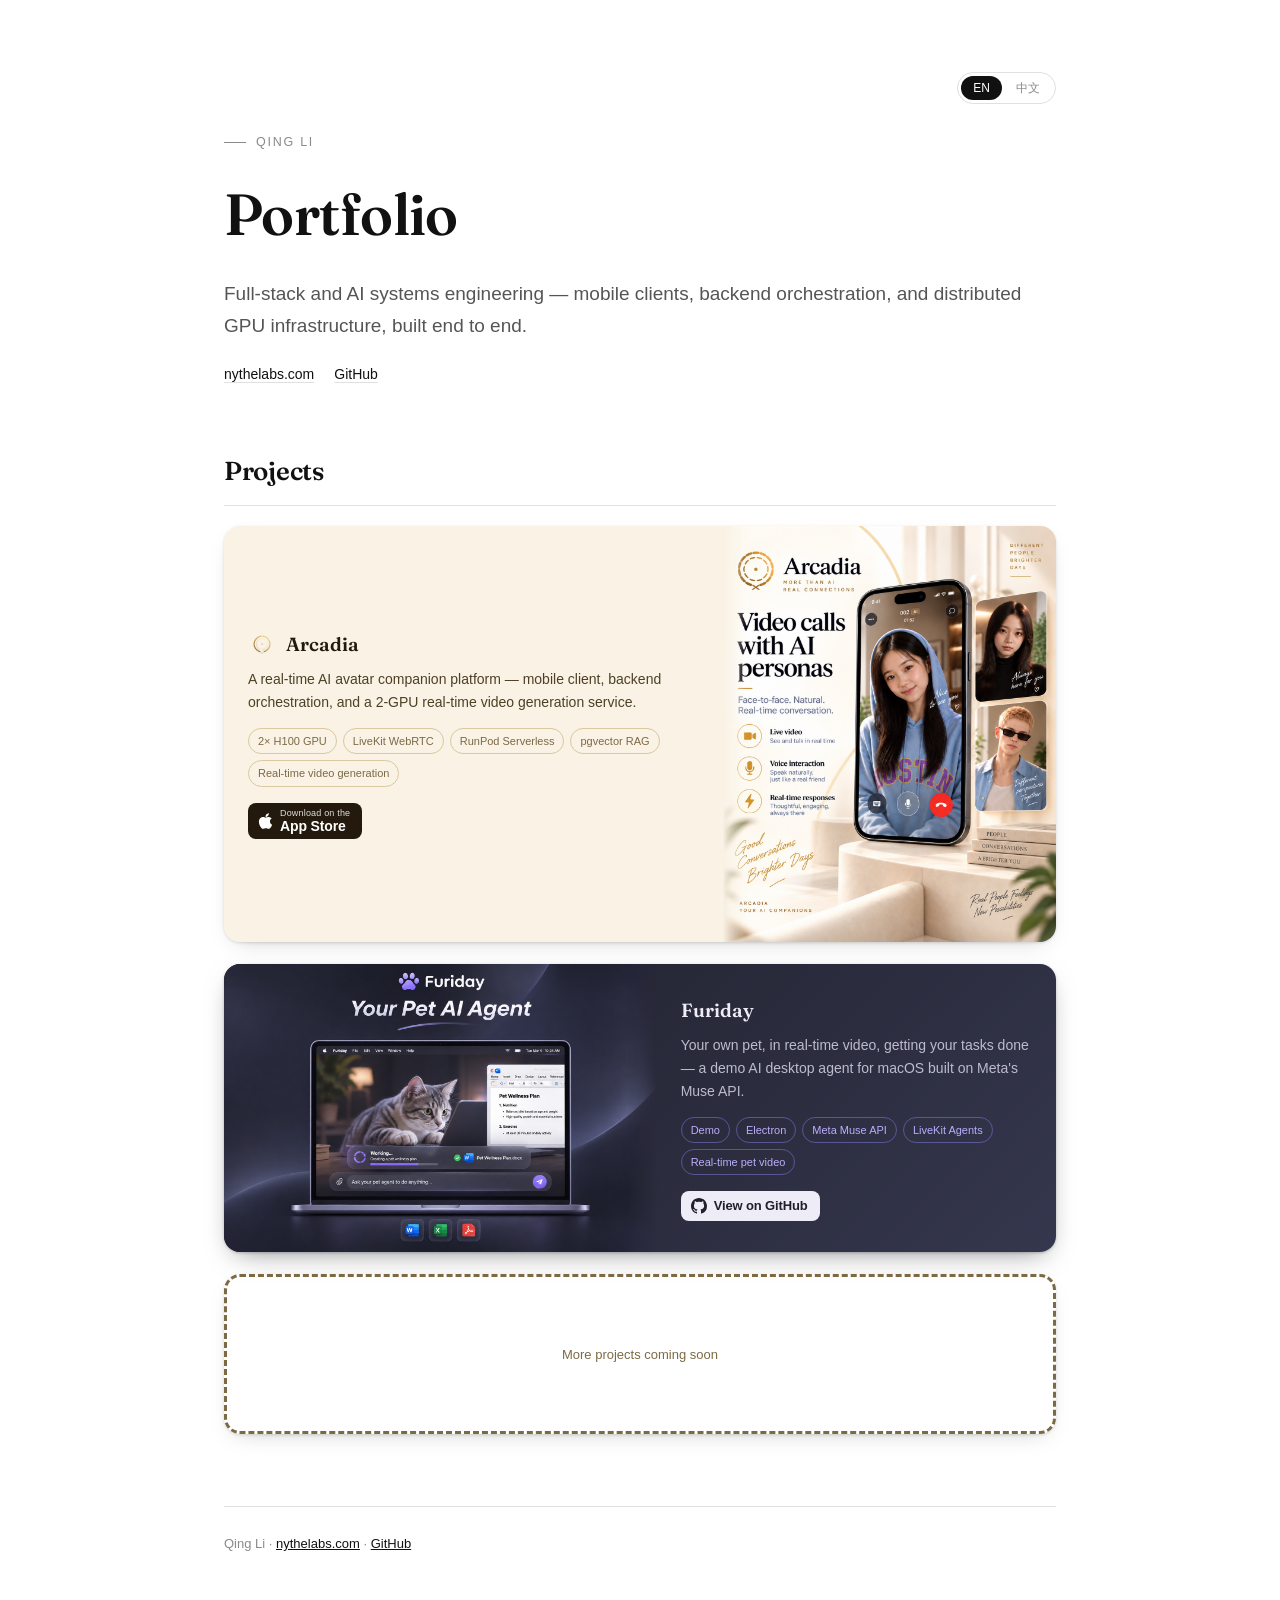
<file: index.html>
<!doctype html>
<html lang="en">
<head>
<meta charset="UTF-8" />
<meta name="viewport" content="width=device-width, initial-scale=1" />
<script>
(function(){
  try{
    var s=localStorage.getItem('portfolio-lang');
    var l=(s==='en'||s==='zh')?s:(((navigator.language||'').toLowerCase().indexOf('zh')===0)?'zh':'en');
    document.documentElement.setAttribute('data-lang',l);
  }catch(e){document.documentElement.setAttribute('data-lang','en');}
})();
</script>
<title data-en="Qing Li — Portfolio" data-zh="Qing Li — 作品集">Qing Li — Portfolio</title>
<meta name="description" data-en="Projects by Qing Li: full-stack and AI systems engineering, from mobile clients to distributed GPU infrastructure." data-zh="Qing Li 的项目作品：全栈与 AI 系统工程，涵盖移动客户端到分布式 GPU 基础设施。" content="Projects by Qing Li: full-stack and AI systems engineering, from mobile clients to distributed GPU infrastructure." />
<link rel="icon" href="assets/icons/arcadia-icon-64.png" />
<link rel="preconnect" href="https://fonts.googleapis.com" />
<link rel="preconnect" href="https://fonts.gstatic.com" crossorigin />
<link rel="stylesheet" href="https://fonts.googleapis.com/css2?family=Fraunces:opsz,wght@9..144,500;9..144,600;9..144,700&display=swap" />
<link rel="stylesheet" href="assets/style.css" />
</head>
<body>
<div class="wrap">

  <div class="top-bar">
    <div class="lang-switch" role="group" aria-label="Language / 语言">
      <button type="button" class="lang-btn" data-lang-btn="en" aria-pressed="true">EN</button>
      <button type="button" class="lang-btn" data-lang-btn="zh" aria-pressed="false">中文</button>
    </div>
  </div>

  <header class="hero">
    <p class="eyebrow">Qing Li</p>
    <h1><span data-i18n-lang="en">Portfolio</span><span data-i18n-lang="zh" hidden>作品集</span></h1>
    <p class="tagline">
      <span data-i18n-lang="en">Full-stack and AI systems engineering — mobile clients, backend orchestration, and distributed GPU infrastructure, built end to end.</span>
      <span data-i18n-lang="zh" hidden>全栈与 AI 系统工程 — 从移动客户端、后端编排到分布式 GPU 基础设施，端到端亲手搭建。</span>
    </p>
    <div class="links">
      <a href="https://nythelabs.com">nythelabs.com</a>
      <a href="https://github.com/nythe-labs">GitHub</a>
    </div>
  </header>

  <section id="projects">
    <h2><span data-i18n-lang="en">Projects</span><span data-i18n-lang="zh" hidden>项目</span></h2>
    <div class="project-grid">

      <div class="project-card card-arcadia">
        <div class="thumb">
          <img class="cover" src="assets/arcadia/product-2.jpg"
               data-i18n-attr="alt"
               data-en-alt="Arcadia live video call screen with an AI persona"
               data-zh-alt="Arcadia 实时视频通话界面，展示 AI 角色"
               alt="Arcadia live video call screen with an AI persona" />
        </div>
        <div class="body">
          <div class="card-title-row">
            <div class="icon-badge">
              <img src="assets/icons/arcadia-icon-256.png"
                   data-i18n-attr="alt"
                   data-en-alt="Arcadia app icon"
                   data-zh-alt="Arcadia 应用图标"
                   alt="Arcadia app icon" />
            </div>
            <h3><a class="card-link" href="projects/arcadia.html">Arcadia</a></h3>
          </div>
          <p>
            <span data-i18n-lang="en">A real-time AI avatar companion platform — mobile client, backend orchestration, and a 2-GPU real-time video generation service.</span>
            <span data-i18n-lang="zh" hidden>一个实时 AI 虚拟形象陪伴平台 — 包含移动客户端、后端编排，以及一套 2-GPU 实时视频生成服务。</span>
          </p>
          <div class="tags">
            <span>2× H100 GPU</span>
            <span>LiveKit WebRTC</span>
            <span>RunPod Serverless</span>
            <span>pgvector RAG</span>
            <span data-i18n-lang="en">Real-time video generation</span>
            <span data-i18n-lang="zh" hidden>实时视频生成</span>
          </div>
          <a class="store-btn" href="https://apps.apple.com/us/app/arcadia-ai-personas/id6797351766">
            <svg viewBox="0 0 384 512" aria-hidden="true"><path fill="currentColor" d="M318.7 268.7c-.2-36.7 16.4-64.4 50-84.8-18.8-26.9-47.2-41.7-84.7-44.6-35.5-2.8-74.3 20.7-88.5 20.7-15 0-49.4-19.7-76.4-19.7C63.3 141.2 4 184.8 4 273.5q0 39.3 14.4 81.2c12.8 36.7 59 126.7 107.2 125.2 25.2-.6 43-17.9 75.8-17.9 31.8 0 48.3 17.9 76.4 17.9 48.6-.7 90.4-82.5 102.6-119.3-65.2-30.7-61.7-90-61.7-91.9zm-56.6-164.2c27.3-32.4 24.8-61.9 24-72.5-24.1 1.4-52 16.4-67.9 34.9-17.5 19.8-27.8 44.3-25.6 71.9 26.1 2 49.9-11.4 69.5-34.3z"/></svg>
            <span class="store-btn-text">
              <small><span data-i18n-lang="en">Download on the</span><span data-i18n-lang="zh" hidden>前往下载</span></small>
              <strong>App Store</strong>
            </span>
          </a>
        </div>
      </div>

      <div class="project-card card-furiday">
        <div class="thumb">
          <img class="cover" src="assets/furiday/cover.jpg"
               data-i18n-attr="alt"
               data-en-alt="Furiday promo: a tabby cat working on a laptop while the app writes a Pet Wellness Plan document"
               data-zh-alt="Furiday 宣传图：一只虎斑猫在笔记本电脑前工作，应用正在生成一份宠物健康计划文档"
               alt="Furiday promo: a tabby cat working on a laptop while the app writes a Pet Wellness Plan document" />
        </div>
        <div class="body">
          <div class="card-title-row">
            <h3><a class="card-link" href="projects/furiday.html">Furiday</a></h3>
          </div>
          <p>
            <span data-i18n-lang="en">Your own pet, in real-time video, getting your tasks done — a demo AI desktop agent for macOS built on Meta's Muse API.</span>
            <span data-i18n-lang="zh" hidden>让你自己的宠物以实时视频的形式帮你把活干完 — 一个基于 Meta Muse API 构建的 macOS AI 桌面智能体 Demo。</span>
          </p>
          <div class="tags">
            <span>Demo</span>
            <span>Electron</span>
            <span>Meta Muse API</span>
            <span>LiveKit Agents</span>
            <span data-i18n-lang="en">Real-time pet video</span>
            <span data-i18n-lang="zh" hidden>实时宠物视频</span>
          </div>
          <a class="store-btn gh-btn" href="https://github.com/loliamserious/furiday">
            <svg viewBox="0 0 16 16" aria-hidden="true"><path fill="currentColor" d="M8 0C3.58 0 0 3.58 0 8c0 3.54 2.29 6.53 5.47 7.59.4.07.55-.17.55-.38 0-.19-.01-.82-.01-1.49-2.01.37-2.53-.49-2.69-.94-.09-.23-.48-.94-.82-1.13-.28-.15-.68-.52-.01-.53.63-.01 1.08.58 1.23.82.72 1.21 1.87.87 2.33.66.07-.52.28-.87.51-1.07-1.78-.2-3.64-.89-3.64-3.95 0-.87.31-1.59.82-2.15-.08-.2-.36-1.02.08-2.12 0 0 .67-.21 2.2.82.64-.18 1.32-.27 2-.27.68 0 1.36.09 2 .27 1.53-1.04 2.2-.82 2.2-.82.44 1.1.16 1.92.08 2.12.51.56.82 1.27.82 2.15 0 3.07-1.87 3.75-3.65 3.95.29.25.54.73.54 1.48 0 1.07-.01 1.93-.01 2.2 0 .21.15.46.55.38A8.013 8.013 0 0016 8c0-4.42-3.58-8-8-8z"/></svg>
            <span class="store-btn-text">
              <strong><span data-i18n-lang="en">View on GitHub</span><span data-i18n-lang="zh" hidden>在 GitHub 查看</span></strong>
            </span>
          </a>
        </div>
      </div>

      <div class="project-card placeholder">
        <span data-i18n-lang="en">More projects coming soon</span>
        <span data-i18n-lang="zh" hidden>更多项目即将上线</span>
      </div>

    </div>
  </section>

  <footer>
    Qing Li · <a href="https://nythelabs.com">nythelabs.com</a> · <a href="https://github.com/nythe-labs">GitHub</a>
  </footer>

</div>
<script src="assets/i18n.js"></script>
</body>
</html>
</file>
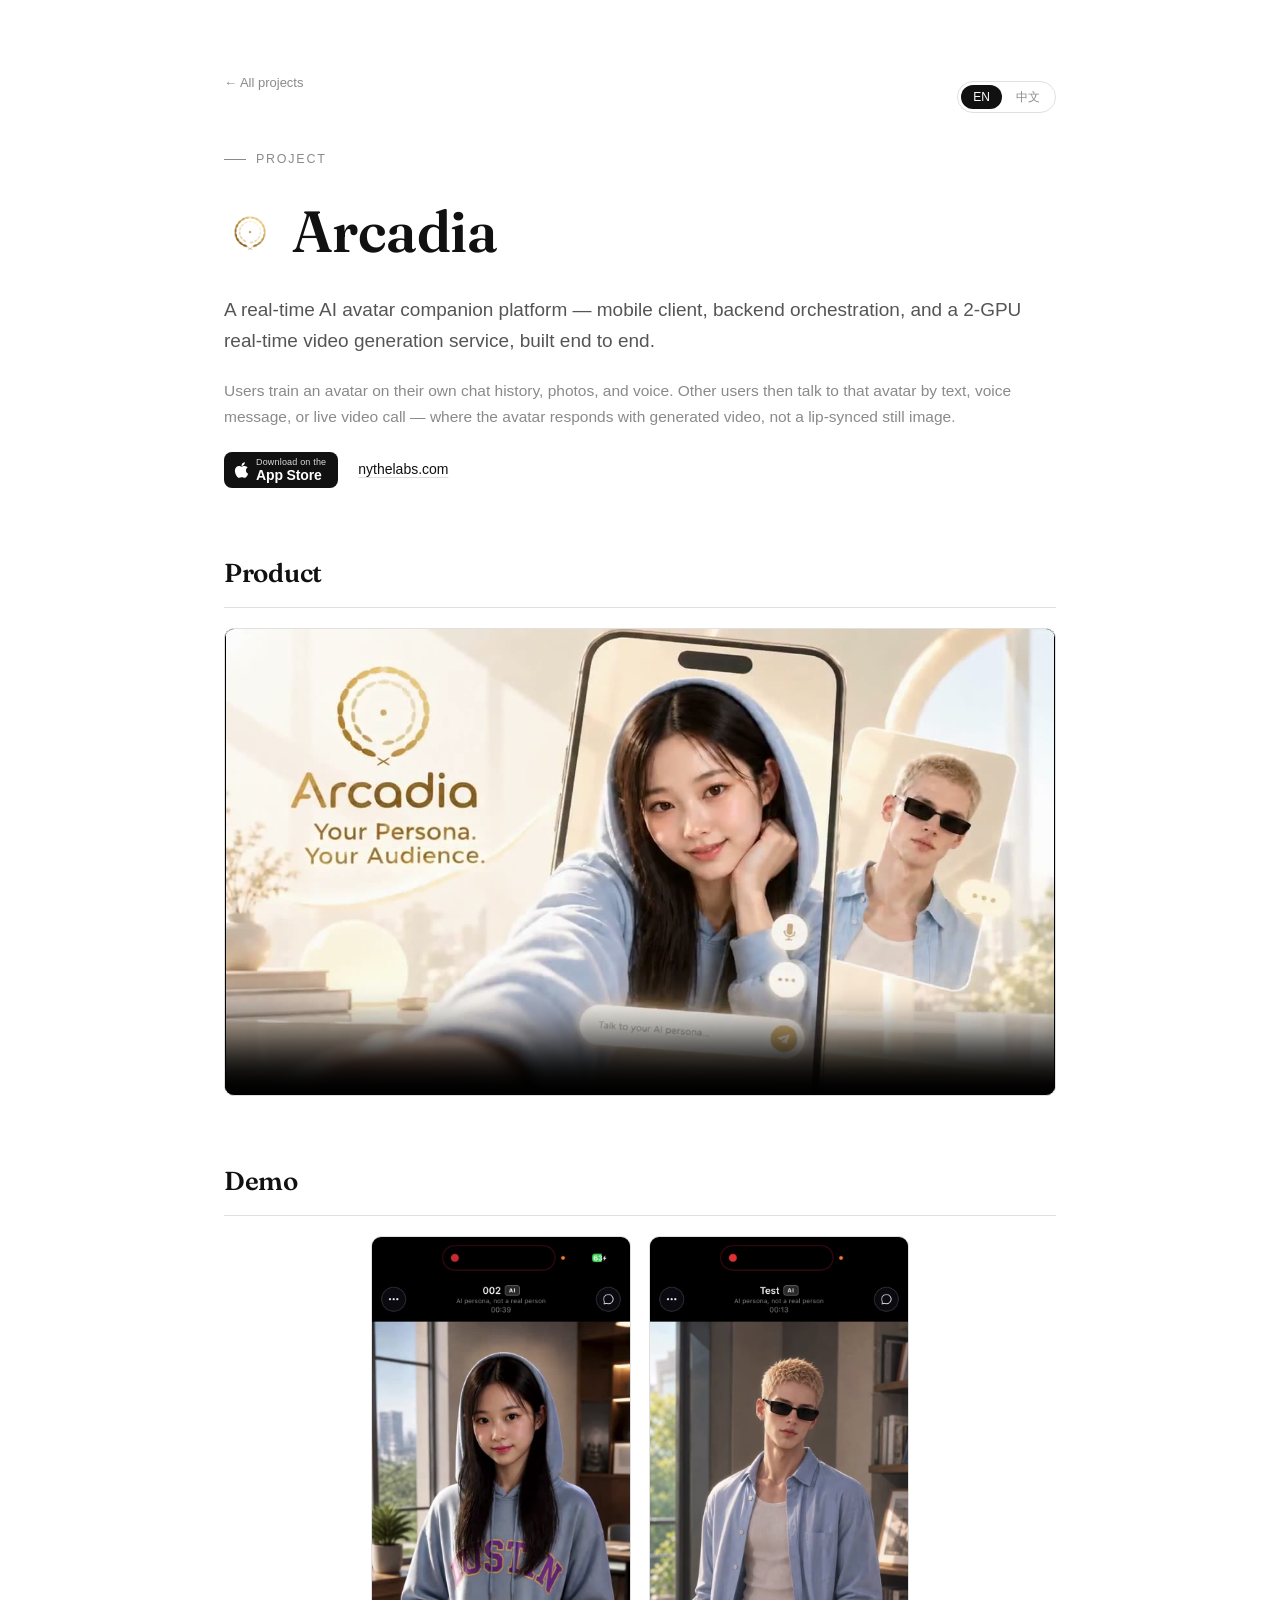
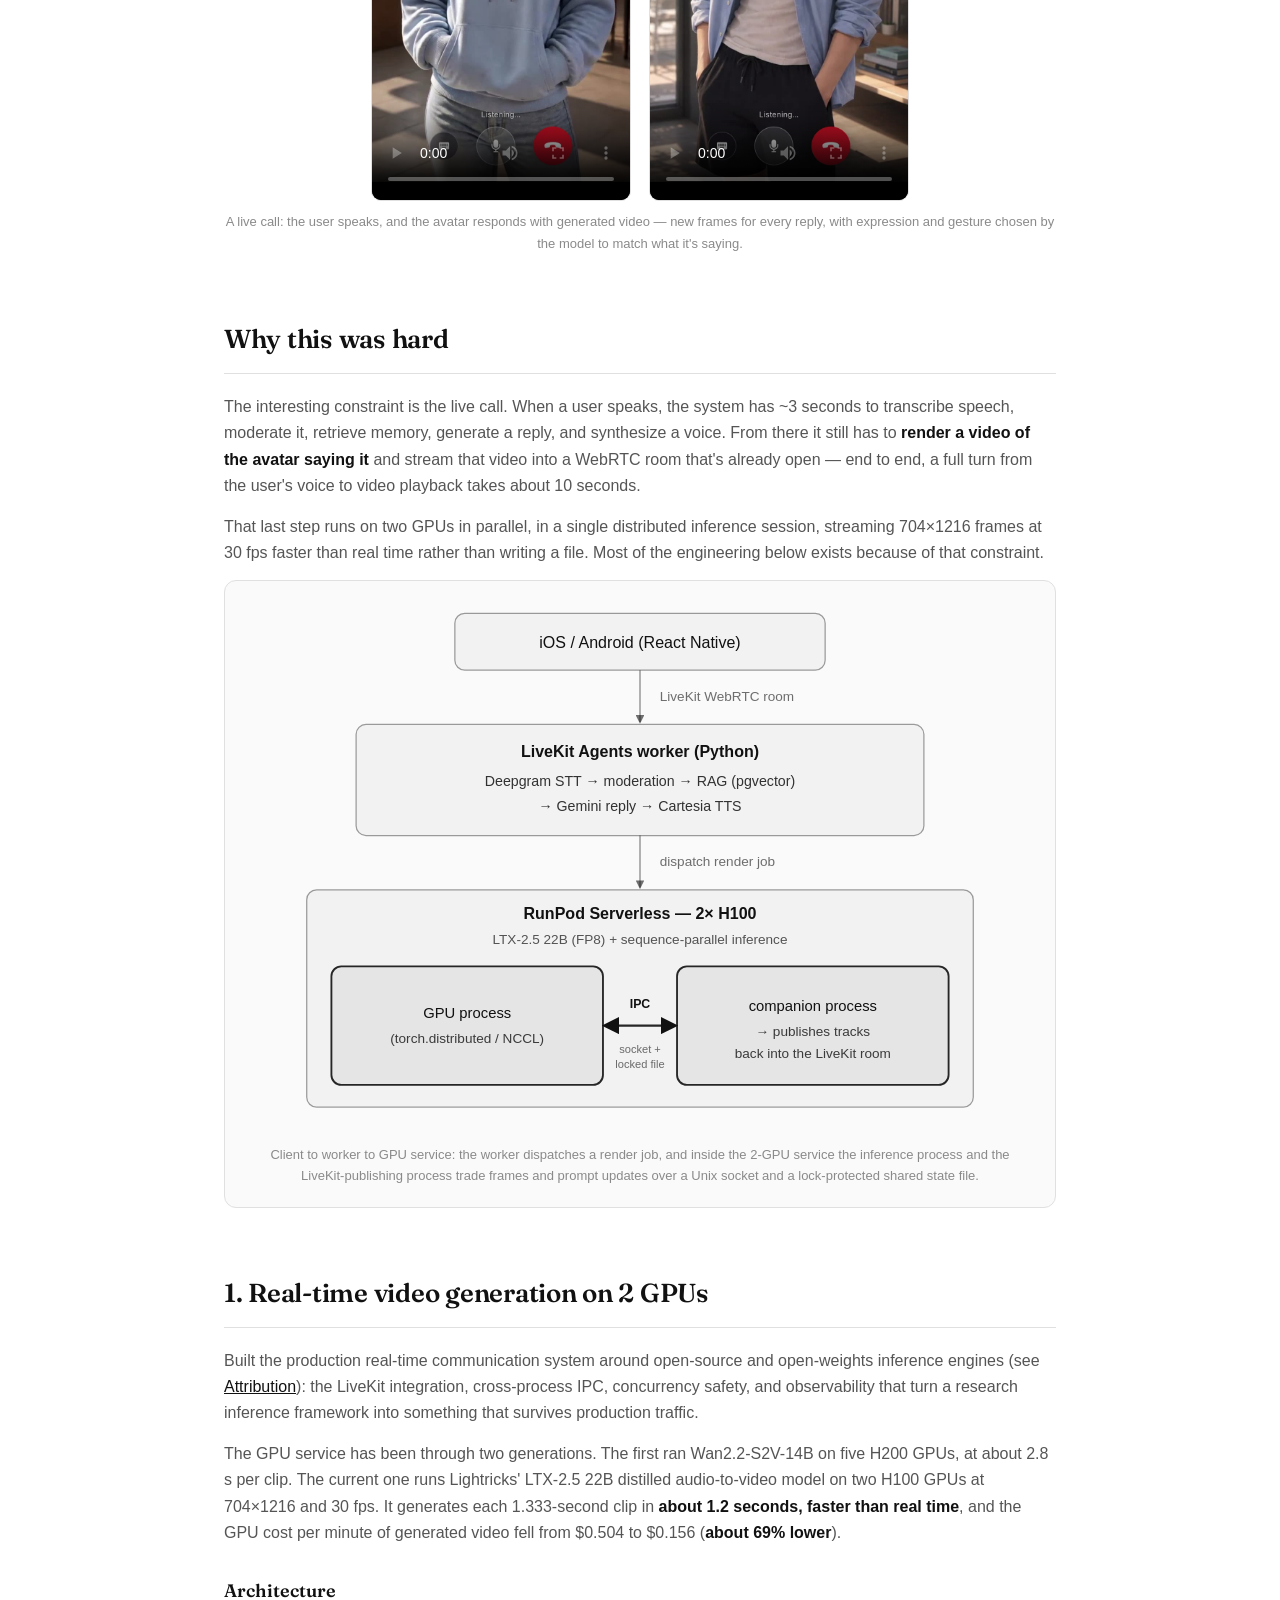
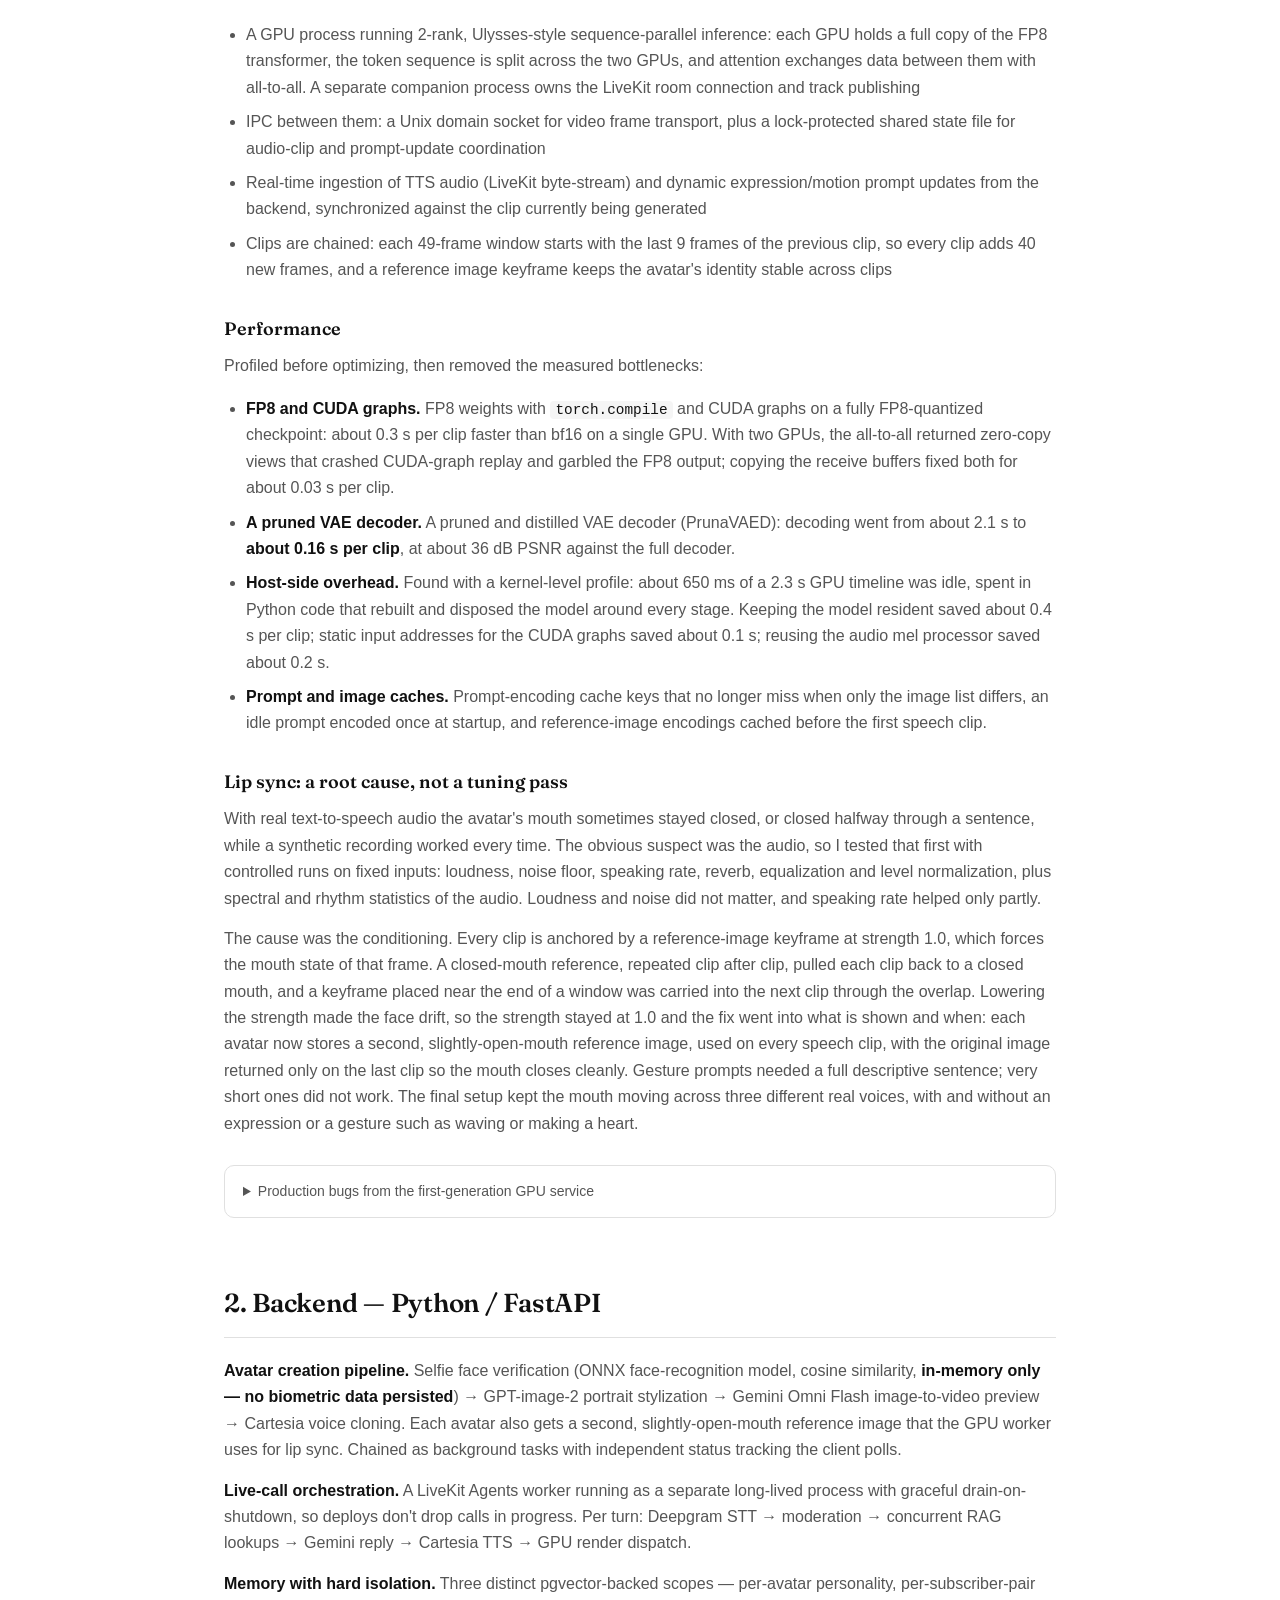
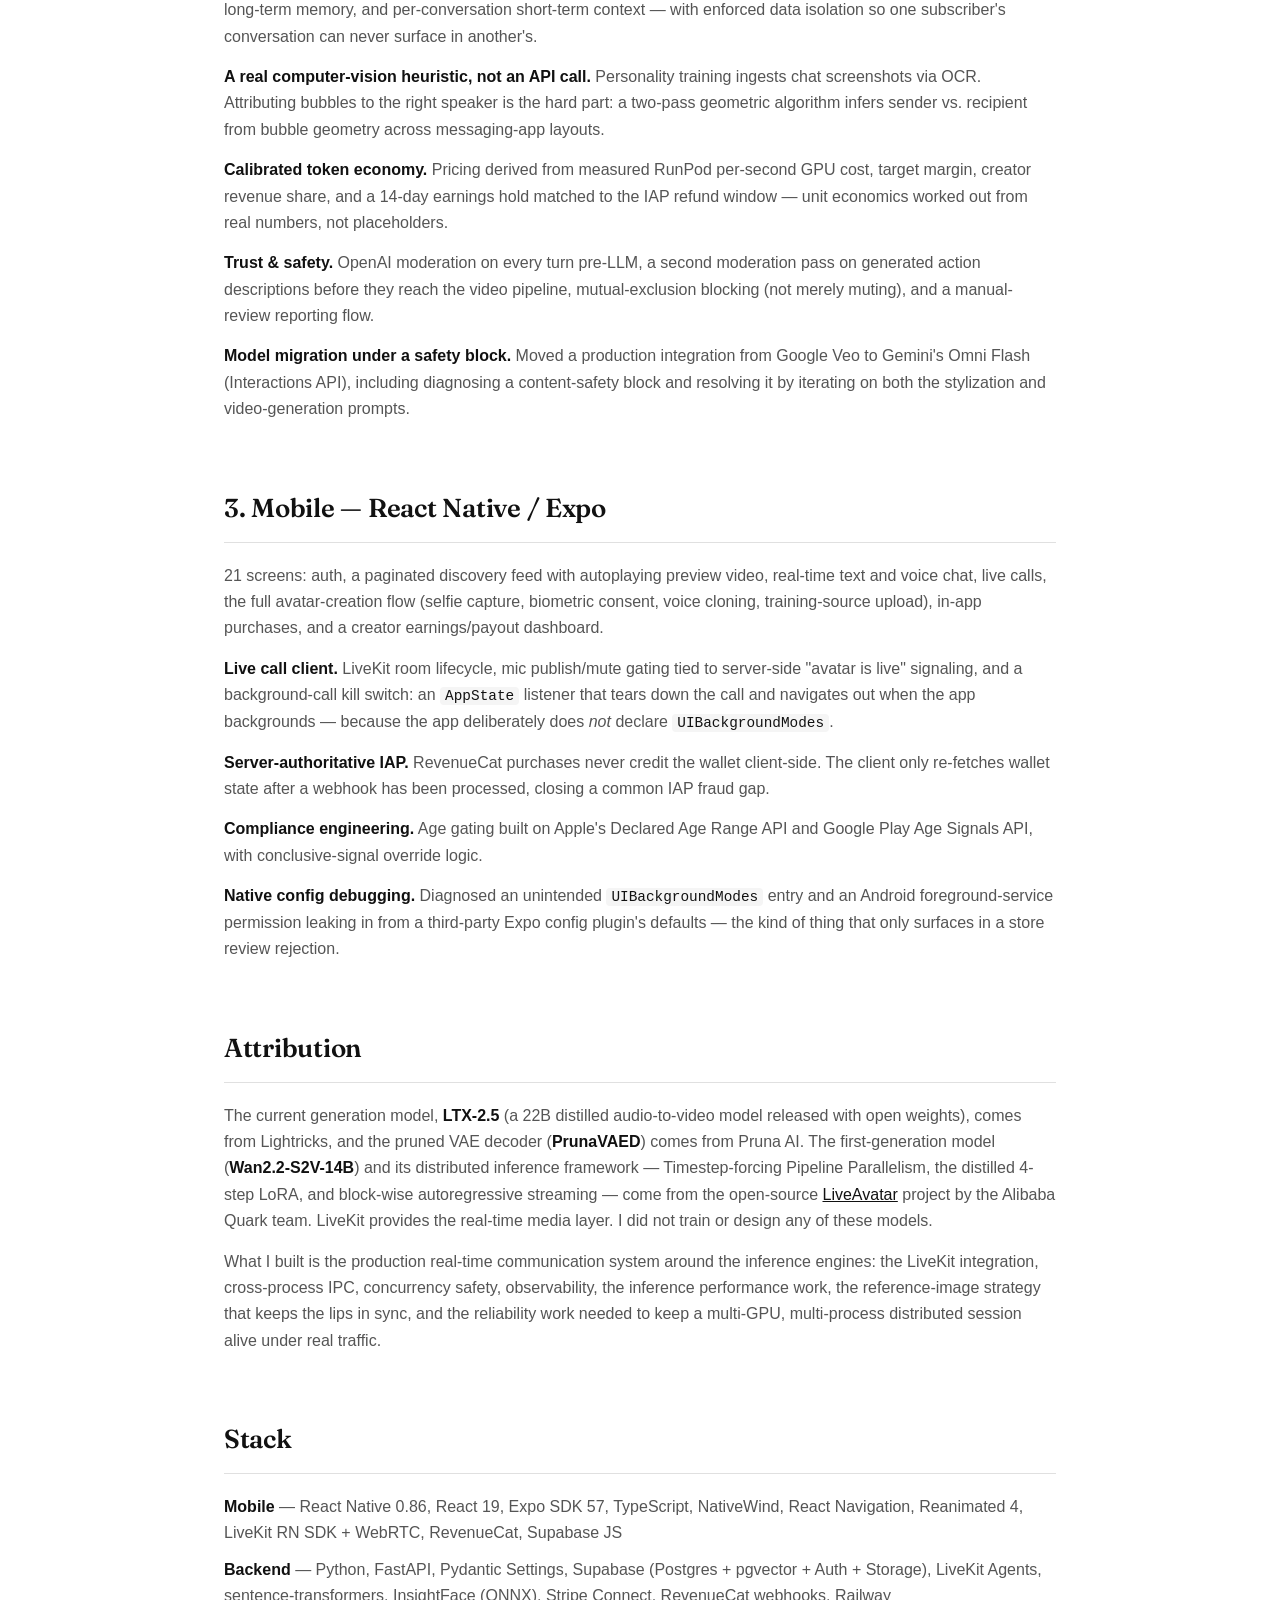
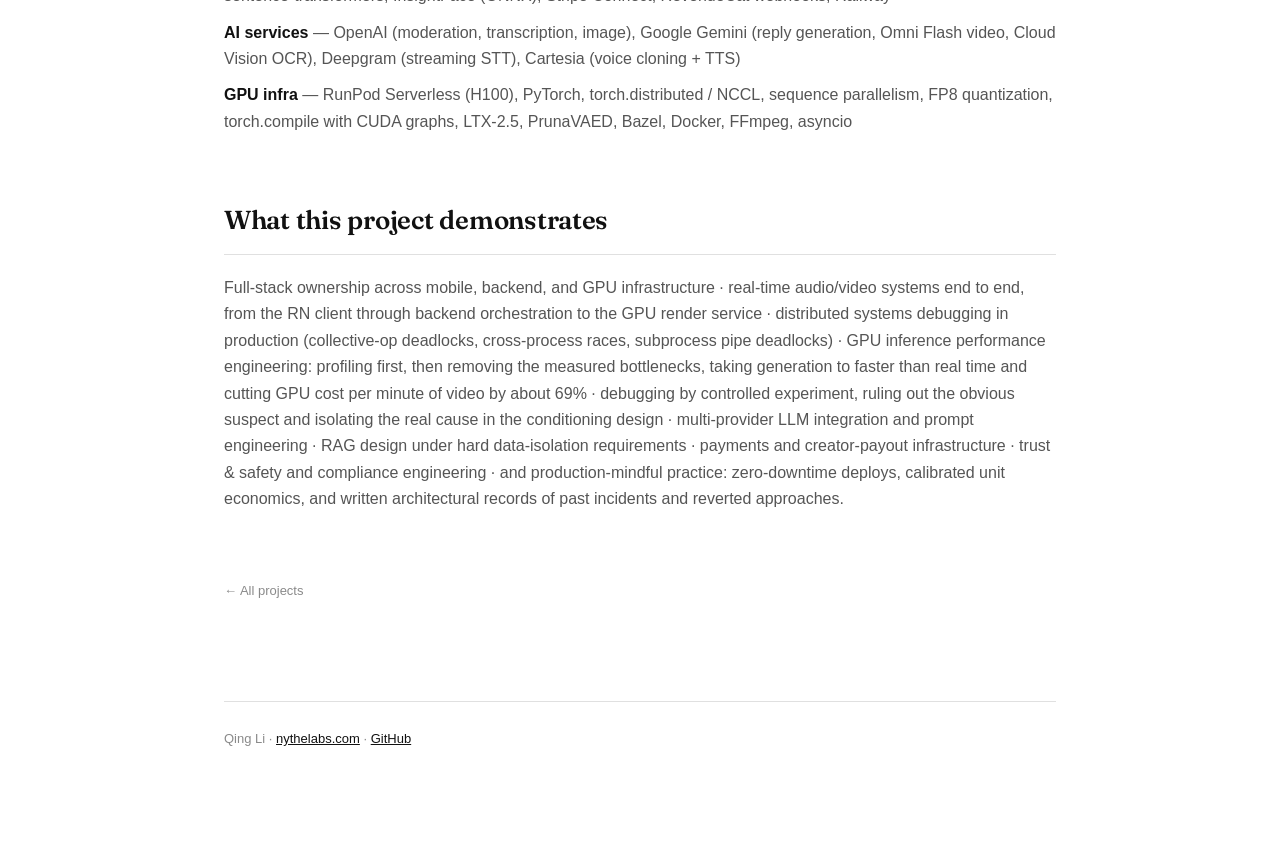
<file: projects/arcadia.html>
<!doctype html>
<html lang="en">
<head>
<meta charset="UTF-8" />
<meta name="viewport" content="width=device-width, initial-scale=1" />
<script>
(function(){
  try{
    var s=localStorage.getItem('portfolio-lang');
    var l=(s==='en'||s==='zh')?s:(((navigator.language||'').toLowerCase().indexOf('zh')===0)?'zh':'en');
    document.documentElement.setAttribute('data-lang',l);
  }catch(e){document.documentElement.setAttribute('data-lang','en');}
})();
</script>
<title data-en="Arcadia — Qing Li" data-zh="Arcadia — Qing Li">Arcadia — Qing Li</title>
<meta name="description"
      data-en="Arcadia: a real-time AI avatar companion platform — mobile client, backend orchestration, and a 2-GPU real-time video generation service, built end to end."
      data-zh="Arcadia：一个实时 AI 虚拟形象陪伴平台 — 移动客户端、后端编排，以及一套 2-GPU 实时视频生成服务，端到端亲手搭建。"
      content="Arcadia: a real-time AI avatar companion platform — mobile client, backend orchestration, and a 2-GPU real-time video generation service, built end to end." />
<link rel="icon" href="../assets/icons/arcadia-icon-64.png" />
<link rel="preconnect" href="https://fonts.googleapis.com" />
<link rel="preconnect" href="https://fonts.gstatic.com" crossorigin />
<link rel="stylesheet" href="https://fonts.googleapis.com/css2?family=Fraunces:opsz,wght@9..144,500;9..144,600;9..144,700&display=swap" />
<link rel="stylesheet" href="../assets/style.css" />
</head>
<body>
<div class="wrap">

  <div class="top-bar with-back">
    <a class="back-link" href="../index.html">
      <span data-i18n-lang="en">← All projects</span>
      <span data-i18n-lang="zh" hidden>← 返回全部项目</span>
    </a>
    <div class="lang-switch" role="group" aria-label="Language / 语言">
      <button type="button" class="lang-btn" data-lang-btn="en" aria-pressed="true">EN</button>
      <button type="button" class="lang-btn" data-lang-btn="zh" aria-pressed="false">中文</button>
    </div>
  </div>

  <header class="hero">
    <p class="eyebrow"><span data-i18n-lang="en">Project</span><span data-i18n-lang="zh" hidden>项目</span></p>
    <div class="title-row">
      <div class="app-icon">
        <img src="../assets/icons/arcadia-icon-256.png"
             data-i18n-attr="alt"
             data-en-alt="Arcadia app icon"
             data-zh-alt="Arcadia 应用图标"
             alt="Arcadia app icon" />
      </div>
      <h1>Arcadia</h1>
    </div>
    <p class="tagline">
      <span data-i18n-lang="en">A real-time AI avatar companion platform — mobile client, backend orchestration, and a 2-GPU real-time video generation service, built end to end.</span>
      <span data-i18n-lang="zh" hidden>一个实时 AI 虚拟形象陪伴平台 — 移动客户端、后端编排，以及一套 2-GPU 实时视频生成服务，端到端亲手搭建。</span>
    </p>
    <p class="lede">
      <span data-i18n-lang="en">Users train an avatar on their own chat history, photos, and voice. Other users then talk to that avatar by text, voice message, or live video call — where the avatar responds with generated video, not a lip-synced still image.</span>
      <span data-i18n-lang="zh" hidden>用户用自己的聊天记录、照片和声音训练出一个虚拟形象。其他用户可以通过文字、语音消息或实时视频通话与该形象对话 — 在视频通话中，形象以生成式视频作答，而不是对口型的静态图片。</span>
    </p>
    <div class="links">
      <a class="store-btn" href="https://apps.apple.com/us/app/arcadia-ai-personas/id6797351766">
        <svg viewBox="0 0 384 512" aria-hidden="true"><path fill="currentColor" d="M318.7 268.7c-.2-36.7 16.4-64.4 50-84.8-18.8-26.9-47.2-41.7-84.7-44.6-35.5-2.8-74.3 20.7-88.5 20.7-15 0-49.4-19.7-76.4-19.7C63.3 141.2 4 184.8 4 273.5q0 39.3 14.4 81.2c12.8 36.7 59 126.7 107.2 125.2 25.2-.6 43-17.9 75.8-17.9 31.8 0 48.3 17.9 76.4 17.9 48.6-.7 90.4-82.5 102.6-119.3-65.2-30.7-61.7-90-61.7-91.9zm-56.6-164.2c27.3-32.4 24.8-61.9 24-72.5-24.1 1.4-52 16.4-67.9 34.9-17.5 19.8-27.8 44.3-25.6 71.9 26.1 2 49.9-11.4 69.5-34.3z"/></svg>
        <span class="store-btn-text">
          <small><span data-i18n-lang="en">Download on the</span><span data-i18n-lang="zh" hidden>前往下载</span></small>
          <strong>App Store</strong>
        </span>
      </a>
      <a href="https://nythelabs.com">nythelabs.com</a>
    </div>
  </header>

  <section id="product">
    <h2><span data-i18n-lang="en">Product</span><span data-i18n-lang="zh" hidden>产品</span></h2>
    <div class="product-video">
      <video src="../assets/arcadia/product.mp4" poster="../assets/arcadia/product-poster.jpg" controls playsinline preload="metadata"></video>
    </div>
  </section>

  <section id="demo">
    <h2><span data-i18n-lang="en">Demo</span><span data-i18n-lang="zh" hidden>演示</span></h2>
    <div class="video-grid">
      <figure>
        <div class="video-box">
          <video src="../assets/arcadia/demo-call-1.mp4" poster="../assets/arcadia/demo-call-1-poster.jpg" controls playsinline preload="metadata"></video>
        </div>
      </figure>
      <figure>
        <div class="video-box">
          <video src="../assets/arcadia/demo-call-2.mp4" poster="../assets/arcadia/demo-call-2-poster.jpg" controls playsinline preload="metadata"></video>
        </div>
      </figure>
    </div>
    <figcaption>
      <span data-i18n-lang="en">A live call: the user speaks, and the avatar responds with generated video — new frames for every reply, with expression and gesture chosen by the model to match what it's saying.</span>
      <span data-i18n-lang="zh" hidden>一次实时通话：用户说话，形象以生成的视频作答 — 每一次回复都是全新生成的画面，模型会选择与回答内容匹配的表情与动作。</span>
    </figcaption>
  </section>

  <section id="why">
    <h2><span data-i18n-lang="en">Why this was hard</span><span data-i18n-lang="zh" hidden>为什么这部分很难</span></h2>
    <p data-i18n-lang="en">The interesting constraint is the live call. When a user speaks, the system has ~3 seconds to transcribe speech, moderate it, retrieve memory, generate a reply, and synthesize a voice. From there it still has to <strong>render a video of the avatar saying it</strong> and stream that video into a WebRTC room that's already open — end to end, a full turn from the user's voice to video playback takes about 10 seconds.</p>
    <p data-i18n-lang="zh" hidden>最有意思的约束在于实时通话。用户一开口，系统只有约 3 秒时间完成语音转写、内容审核、记忆检索、生成回复和语音合成。在此之后，还需要<strong>渲染出形象说出这段话的视频</strong>，并把这段视频实时推流进一个已经建立好的 WebRTC 房间 — 从用户开口到视频播放完整的一轮对话，端到端总耗时约 10 秒。</p>
    <p data-i18n-lang="en">That last step runs on two GPUs in parallel, in a single distributed inference session, streaming 704×1216 frames at 30 fps faster than real time rather than writing a file. Most of the engineering below exists because of that constraint.</p>
    <p data-i18n-lang="zh" hidden>最后这一步在两块 GPU 上并行运行，处于同一个分布式推理会话中，以快于实时的速度流式产出 704×1216、30 fps 的视频帧，而不是先写文件再读取。下文的大部分工程工作，都是为了满足这个约束而存在的。</p>

    <figure class="diagram-figure">
      <svg viewBox="0 0 640 420" role="img"
           data-i18n-attr="aria-label"
           data-en-aria-label="A user's phone connects over a LiveKit WebRTC room to a Python worker, which runs STT, moderation, retrieval and reply generation, then dispatches a render job to a 2-GPU RunPod service where a GPU process and a companion process exchange frames over IPC before the companion publishes video back into the same call."
           data-zh-aria-label="用户手机通过 LiveKit WebRTC 房间连接到一个 Python 工作进程，该进程依次执行语音转写、内容审核、记忆检索与回复生成，随后将渲染任务分发到一个 2-GPU 的 RunPod 服务；在该服务内，GPU 进程与伴生进程通过 IPC 交换视频帧，最终由伴生进程把生成的视频发布回同一通话。"
           aria-label="A user's phone connects over a LiveKit WebRTC room to a Python worker, which runs STT, moderation, retrieval and reply generation, then dispatches a render job to a 2-GPU RunPod service where a GPU process and a companion process exchange frames over IPC before the companion publishes video back into the same call.">
        <defs>
          <marker id="arrow" viewBox="0 0 10 10" refX="8" refY="5" markerWidth="7" markerHeight="7" orient="auto-start-reverse">
            <path d="M0,0 L10,5 L0,10 z" fill="currentColor" opacity=".6"/>
          </marker>
          <marker id="arrow-accent" viewBox="0 0 10 10" refX="8" refY="5" markerWidth="8" markerHeight="8" orient="auto-start-reverse">
            <path d="M0,0 L10,5 L0,10 z" fill="currentColor"/>
          </marker>
        </defs>

        <!-- client -->
        <rect class="box" x="170" y="10" width="300" height="46" rx="8"/>
        <text x="320" y="38" text-anchor="middle" font-size="13">iOS / Android (React Native)</text>

        <!-- arrow: client -> worker -->
        <line class="flow-line" x1="320" y1="56" x2="320" y2="98" marker-end="url(#arrow)"/>
        <text class="label" x="336" y="81" font-size="11">LiveKit WebRTC room</text>

        <!-- worker -->
        <rect class="box" x="90" y="100" width="460" height="90" rx="8"/>
        <text x="320" y="126" text-anchor="middle" font-size="13" font-weight="600">LiveKit Agents worker (Python)</text>
        <text x="320" y="150" text-anchor="middle" font-size="11.5" opacity=".85">Deepgram STT → moderation → RAG (pgvector)</text>
        <text x="320" y="170" text-anchor="middle" font-size="11.5" opacity=".85">→ Gemini reply → Cartesia TTS</text>

        <!-- arrow: worker -> gpu -->
        <line class="flow-line" x1="320" y1="190" x2="320" y2="232" marker-end="url(#arrow)"/>
        <text class="label" x="336" y="215" font-size="11">dispatch render job</text>

        <!-- gpu outer -->
        <rect class="box" x="50" y="234" width="540" height="176" rx="8"/>
        <text x="320" y="258" text-anchor="middle" font-size="13" font-weight="600">RunPod Serverless — 2× H100</text>
        <text x="320" y="278" text-anchor="middle" font-size="11" opacity=".7">LTX-2.5 22B (FP8) + sequence-parallel inference</text>

        <!-- sub-box A: gpu process -->
        <rect class="box accent" x="70" y="296" width="220" height="96" rx="8"/>
        <text x="180" y="338" text-anchor="middle" font-size="12">GPU process</text>
        <text x="180" y="358" text-anchor="middle" font-size="11" opacity=".8">(torch.distributed / NCCL)</text>

        <!-- sub-box B: companion process -->
        <rect class="box accent" x="350" y="296" width="220" height="96" rx="8"/>
        <text x="460" y="332" text-anchor="middle" font-size="12">companion process</text>
        <text x="460" y="352" text-anchor="middle" font-size="11" opacity=".8">→ publishes tracks</text>
        <text x="460" y="370" text-anchor="middle" font-size="11" opacity=".8">back into the LiveKit room</text>

        <!-- IPC connector -->
        <line class="flow-line accent" x1="292" y1="344" x2="348" y2="344" marker-end="url(#arrow-accent)" marker-start="url(#arrow-accent)"/>
        <text x="320" y="330" text-anchor="middle" font-size="10" font-weight="600">IPC</text>
        <text class="label" x="320" y="366" text-anchor="middle" font-size="9">socket +</text>
        <text class="label" x="320" y="378" text-anchor="middle" font-size="9">locked file</text>
      </svg>
      <figcaption>
        <span data-i18n-lang="en">Client to worker to GPU service: the worker dispatches a render job, and inside the 2-GPU service the inference process and the LiveKit-publishing process trade frames and prompt updates over a Unix socket and a lock-protected shared state file.</span>
        <span data-i18n-lang="zh" hidden>从客户端到工作进程再到 GPU 服务：工作进程分发渲染任务，在 2-GPU 服务内部，推理进程与负责向 LiveKit 发布视频的进程通过一个 Unix 套接字和一个加锁保护的共享状态文件，交换视频帧与提示词更新。</span>
      </figcaption>
    </figure>
  </section>

  <section id="video-gen">
    <h2>
      <span data-i18n-lang="en">1. Real-time video generation on 2 GPUs</span>
      <span data-i18n-lang="zh" hidden>1. 基于 2 块 GPU 的实时视频生成</span>
    </h2>
    <p data-i18n-lang="en">Built the production real-time communication system around open-source and open-weights inference engines (see <a href="#attribution">Attribution</a>): the LiveKit integration, cross-process IPC, concurrency safety, and observability that turn a research inference framework into something that survives production traffic.</p>
    <p data-i18n-lang="zh" hidden>围绕开源、开放权重的推理引擎（见<a href="#attribution">致谢</a>）搭建了生产级实时通信系统：LiveKit 集成、跨进程 IPC、并发安全性，以及可观测性 — 这些工作把一个科研用的推理框架，改造成了能扛住真实生产流量的系统。</p>
    <p data-i18n-lang="en">The GPU service has been through two generations. The first ran Wan2.2-S2V-14B on five H200 GPUs, at about 2.8 s per clip. The current one runs Lightricks' LTX-2.5 22B distilled audio-to-video model on two H100 GPUs at 704×1216 and 30 fps. It generates each 1.333-second clip in <strong>about 1.2 seconds, faster than real time</strong>, and the GPU cost per minute of generated video fell from $0.504 to $0.156 (<strong>about 69% lower</strong>).</p>
    <p data-i18n-lang="zh" hidden>这套 GPU 服务已经历了两代。第一代在五块 H200 GPU 上运行 Wan2.2-S2V-14B，每个片段约 2.8 秒。当前这一代在两块 H100 GPU 上运行 Lightricks 的 LTX-2.5 22B 蒸馏版音频生成视频模型，分辨率 704×1216、30 fps。每个 1.333 秒的片段只需<strong>约 1.2 秒即可生成，快于实时</strong>；每分钟生成视频的 GPU 成本从 0.504 美元降到 0.156 美元（<strong>降低约 69%</strong>）。</p>

    <h3><span data-i18n-lang="en">Architecture</span><span data-i18n-lang="zh" hidden>架构</span></h3>
    <ul data-i18n-lang="en">
      <li>A GPU process running 2-rank, Ulysses-style sequence-parallel inference: each GPU holds a full copy of the FP8 transformer, the token sequence is split across the two GPUs, and attention exchanges data between them with all-to-all. A separate companion process owns the LiveKit room connection and track publishing</li>
      <li>IPC between them: a Unix domain socket for video frame transport, plus a lock-protected shared state file for audio-clip and prompt-update coordination</li>
      <li>Real-time ingestion of TTS audio (LiveKit byte-stream) and dynamic expression/motion prompt updates from the backend, synchronized against the clip currently being generated</li>
      <li>Clips are chained: each 49-frame window starts with the last 9 frames of the previous clip, so every clip adds 40 new frames, and a reference image keyframe keeps the avatar's identity stable across clips</li>
    </ul>
    <ul data-i18n-lang="zh" hidden>
      <li>一个运行 2-rank Ulysses 式序列并行推理的 GPU 进程：每块 GPU 各持有一份完整的 FP8 transformer，token 序列被切分到两块 GPU 上，注意力计算时通过 all-to-all 在两者之间交换数据。另有一个独立的伴生进程，负责持有 LiveKit 房间连接并发布音视频轨道</li>
      <li>两者之间的 IPC：用一个 Unix 域套接字传输视频帧，另外用一个加锁保护的共享状态文件协调音频片段与提示词更新</li>
      <li>实时接收 TTS 音频（LiveKit 字节流）以及后端下发的动态表情/动作提示词更新，并与当前正在生成的片段保持同步</li>
      <li>片段首尾衔接：每个 49 帧的窗口都以上一个片段的最后 9 帧开头，因此每个片段新增 40 帧；同时用一张参考图像关键帧，让形象的身份特征在各片段之间保持稳定</li>
    </ul>

    <h3><span data-i18n-lang="en">Performance</span><span data-i18n-lang="zh" hidden>性能</span></h3>
    <p data-i18n-lang="en">Profiled before optimizing, then removed the measured bottlenecks:</p>
    <p data-i18n-lang="zh" hidden>先做性能剖析再动手优化，然后逐一消除实测出的瓶颈：</p>
    <ul data-i18n-lang="en">
      <li><strong>FP8 and CUDA graphs.</strong> FP8 weights with <code>torch.compile</code> and CUDA graphs on a fully FP8-quantized checkpoint: about 0.3 s per clip faster than bf16 on a single GPU. With two GPUs, the all-to-all returned zero-copy views that crashed CUDA-graph replay and garbled the FP8 output; copying the receive buffers fixed both for about 0.03 s per clip.</li>
      <li><strong>A pruned VAE decoder.</strong> A pruned and distilled VAE decoder (PrunaVAED): decoding went from about 2.1 s to <strong>about 0.16 s per clip</strong>, at about 36 dB PSNR against the full decoder.</li>
      <li><strong>Host-side overhead.</strong> Found with a kernel-level profile: about 650 ms of a 2.3 s GPU timeline was idle, spent in Python code that rebuilt and disposed the model around every stage. Keeping the model resident saved about 0.4 s per clip; static input addresses for the CUDA graphs saved about 0.1 s; reusing the audio mel processor saved about 0.2 s.</li>
      <li><strong>Prompt and image caches.</strong> Prompt-encoding cache keys that no longer miss when only the image list differs, an idle prompt encoded once at startup, and reference-image encodings cached before the first speech clip.</li>
    </ul>
    <ul data-i18n-lang="zh" hidden>
      <li><strong>FP8 与 CUDA graphs。</strong>在完全 FP8 量化的检查点上，以 FP8 权重配合 <code>torch.compile</code> 和 CUDA graphs：单卡上每个片段比 bf16 快约 0.3 秒。换到双卡后，all-to-all 返回的零拷贝视图会导致 CUDA graph 重放崩溃，并让 FP8 输出变成乱码；把接收缓冲区复制一份即可同时修复这两个问题，代价仅约每片段 0.03 秒。</li>
      <li><strong>剪枝后的 VAE 解码器。</strong>采用经过剪枝和蒸馏的 VAE 解码器（PrunaVAED）：解码耗时从约 2.1 秒降到<strong>每片段约 0.16 秒</strong>，与完整解码器相比 PSNR 约为 36 dB。</li>
      <li><strong>主机端开销。</strong>通过内核级性能剖析发现：在 2.3 秒的 GPU 时间线中，约有 650 毫秒处于空闲，时间都耗在了每个阶段前后重建、销毁模型的 Python 代码上。让模型常驻显存后，每片段节省约 0.4 秒；为 CUDA graphs 固定输入地址节省约 0.1 秒；复用音频 mel 处理器节省约 0.2 秒。</li>
      <li><strong>提示词与图像缓存。</strong>修正了提示词编码的缓存键，使其不再因为仅图像列表不同而未命中；空闲提示词在启动时只编码一次；参考图像的编码在第一个语音片段之前就提前缓存好。</li>
    </ul>

    <h3><span data-i18n-lang="en">Lip sync: a root cause, not a tuning pass</span><span data-i18n-lang="zh" hidden>口型同步：找到根因，而不是调参了事</span></h3>
    <p data-i18n-lang="en">With real text-to-speech audio the avatar's mouth sometimes stayed closed, or closed halfway through a sentence, while a synthetic recording worked every time. The obvious suspect was the audio, so I tested that first with controlled runs on fixed inputs: loudness, noise floor, speaking rate, reverb, equalization and level normalization, plus spectral and rhythm statistics of the audio. Loudness and noise did not matter, and speaking rate helped only partly.</p>
    <p data-i18n-lang="zh" hidden>使用真实的 TTS 音频时，形象的嘴有时会一直闭着，或者一句话说到一半就闭上了，而一段合成录音却每次都正常。最明显的嫌疑对象是音频本身，所以我先用固定输入做对照实验逐项排查：响度、底噪、语速、混响、均衡与电平归一化，以及音频的频谱和节奏统计特征。结果是响度和噪声都没有影响，语速也只起到部分作用。</p>
    <p data-i18n-lang="en">The cause was the conditioning. Every clip is anchored by a reference-image keyframe at strength 1.0, which forces the mouth state of that frame. A closed-mouth reference, repeated clip after clip, pulled each clip back to a closed mouth, and a keyframe placed near the end of a window was carried into the next clip through the overlap. Lowering the strength made the face drift, so the strength stayed at 1.0 and the fix went into what is shown and when: each avatar now stores a second, slightly-open-mouth reference image, used on every speech clip, with the original image returned only on the last clip so the mouth closes cleanly. Gesture prompts needed a full descriptive sentence; very short ones did not work. The final setup kept the mouth moving across three different real voices, with and without an expression or a gesture such as waving or making a heart.</p>
    <p data-i18n-lang="zh" hidden>真正的原因在于条件约束。每个片段都由一张强度为 1.0 的参考图像关键帧锚定，它会强制锁定该帧的嘴部状态。一张闭嘴的参考图被一个片段接一个片段地重复使用，就会把每个片段都拉回闭嘴状态；而放在窗口末尾附近的关键帧，又会通过重叠帧被带入下一个片段。降低强度会让脸部发生漂移，所以强度保持 1.0 不变，修复转而落在“展示什么、何时展示”上：现在每个形象都会额外保存一张嘴巴微张的参考图像，在每个语音片段中使用，只有在最后一个片段才换回原图，让嘴能自然地合上。手势提示词需要一个完整的描述性句子，过短的提示词不起作用。最终方案在三种不同的真实声音下都能让嘴部持续动起来，无论是否带有表情，或挥手、比心之类的手势。</p>

    <details class="muted-block">
      <summary>
        <span data-i18n-lang="en">Production bugs from the first-generation GPU service</span>
        <span data-i18n-lang="zh" hidden>第一代 GPU 服务中的生产环境 bug</span>
      </summary>

      <p class="muted-intro" data-i18n-lang="en">These were found while running the first generation, a 5-GPU, 5-rank session. The real-time layer around the model (the companion process, the socket and the shared state file) carried over to the current version, and so did the rules these bugs taught.</p>
      <p class="muted-intro" data-i18n-lang="zh" hidden>这些问题是在运行第一代服务（一个 5-GPU、5-rank 的会话）时发现的。模型外围的实时层（伴生进程、套接字和共享状态文件）延续到了当前版本，这些 bug 带来的经验法则也一并延续了下来。</p>

      <p data-i18n-lang="en"><strong>NCCL collective-op deadlock, fixed at the architectural level.</strong> In a multi-rank distributed loop, every rank must call <code>dist.broadcast_object_list</code> the same number of times in the same order, every iteration. A rank-0-only decision placed inside a conditional branch means the other ranks block forever waiting for a broadcast that never comes. This class of bug recurred three separate times in the first version's 5-rank loop before I stopped patching instances and fixed the pattern: all rank-0 decisions moved unconditionally to the top of every loop iteration. The same rule held in the current version: a background thread that pre-encoded prompts raced the sequence-parallel collectives and hung the ranks, and removing it fixed it.</p>
      <p data-i18n-lang="zh" hidden><strong>NCCL 集合通信死锁，从架构层面根治。</strong>在一个多 rank 的分布式循环里，每个 rank 在每一轮迭代中都必须以相同的顺序、相同的次数调用 <code>dist.broadcast_object_list</code>。如果一个只属于 rank-0 的决策被放进了条件分支，就会导致其他 rank 永远阻塞，等待一次永远不会到来的广播。这类 bug 在第一版的 5-rank 循环中反复出现了三次之后，我不再逐个打补丁，而是直接修正了这个模式：把所有 rank-0 的决策无条件地移到每轮循环的最前面。同样的规则在当前版本中依然成立：一个预先编码提示词的后台线程与序列并行的集合通信发生竞争，导致各 rank 挂起，移除该线程后问题解决。</p>

      <p data-i18n-lang="en"><strong>Cross-process race on a shared state file.</strong> Unlocked read-modify-write access let an already-consumed audio queue entry reappear after deletion, crashing the session with an unhandled <code>FileNotFoundError</code>. Fixed with POSIX file locking and validated under a 200-operation concurrent stress test: <strong>200/200 correct with locking; 178 lost updates and 181 "zombie" entries reproduced without it.</strong></p>
      <p data-i18n-lang="zh" hidden><strong>共享状态文件上的跨进程竞态。</strong>没有加锁的“读-改-写”操作，会让一条已经被消费、删除过的音频队列记录重新出现，导致会话因未处理的 <code>FileNotFoundError</code> 而崩溃。修复方式是引入 POSIX 文件锁，并通过一次 200 次操作的并发压力测试完成验证：<strong>加锁后 200/200 全部正确；不加锁时复现出 178 次更新丢失和 181 条“僵尸”记录。</strong></p>

      <p data-i18n-lang="en"><strong>Subprocess pipe deadlock.</strong> An FFmpeg call drained <code>stdout</code> but never <code>stderr</code>. Under load, the subprocess blocked writing to a full stderr pipe while the caller blocked reading stdout — a circular wait. Resolved with <code>subprocess.communicate()</code>, which the standard library documents specifically to avoid this.</p>
      <p data-i18n-lang="zh" hidden><strong>子进程管道死锁。</strong>一次 FFmpeg 调用只读取了 <code>stdout</code>，从未读取 <code>stderr</code>。高负载下，子进程因 stderr 管道写满而阻塞，同时调用方又在阻塞等待读取 stdout — 形成了循环等待。最终改用 <code>subprocess.communicate()</code> 解决，这正是标准库文档中明确用来规避此类问题的方法。</p>

      <p data-i18n-lang="en"><strong>Observability.</strong> Layered diagnostic logging across the full audio/video path (byte-stream receipt, disk I/O, audio slicing, cross-process transport, inference entry), plus a <code>faulthandler</code> hook that dumps a full stack trace automatically when a call hangs. In a multi-process, multi-GPU system, this is the difference between a one-hour diagnosis and a one-day one.</p>
      <p data-i18n-lang="zh" hidden><strong>可观测性。</strong>在整条音视频路径上（字节流接收、磁盘 I/O、音频切片、跨进程传输、推理入口）分层部署了诊断日志，并接入了 <code>faulthandler</code> 钩子，在调用挂起时自动导出完整的调用栈。在一个多进程、多 GPU 的系统里，这决定了排查一次故障是花一小时还是花一整天。</p>

      <p data-i18n-lang="en"><strong>Also fixed:</strong> a silent-audio bug where TTS output at 24 kHz was fed to a LiveKit <code>AudioSource</code> fixed at 16 kHz. It only manifested on real speech clips — idle silence happened to already match the fixed rate, so the failure was invisible until someone actually talked.</p>
      <p data-i18n-lang="zh" hidden><strong>另外还修复了：</strong>一个静音 bug：24 kHz 的 TTS 输出被喂给了一个固定为 16 kHz 的 LiveKit <code>AudioSource</code>。这个问题只有在真实语音片段上才会暴露 — 因为空闲静音恰好与固定采样率“吻合”，所以在真正有人说话之前，这个错误一直是隐形的。</p>
    </details>
  </section>

  <section id="backend">
    <h2>
      <span data-i18n-lang="en">2. Backend — Python / FastAPI</span>
      <span data-i18n-lang="zh" hidden>2. 后端 — Python / FastAPI</span>
    </h2>
    <p data-i18n-lang="en"><strong>Avatar creation pipeline.</strong> Selfie face verification (ONNX face-recognition model, cosine similarity, <strong>in-memory only — no biometric data persisted</strong>) → GPT-image-2 portrait stylization → Gemini Omni Flash image-to-video preview → Cartesia voice cloning. Each avatar also gets a second, slightly-open-mouth reference image that the GPU worker uses for lip sync. Chained as background tasks with independent status tracking the client polls.</p>
    <p data-i18n-lang="zh" hidden><strong>虚拟形象创建流水线。</strong>自拍人脸校验（ONNX 人脸识别模型，余弦相似度，<strong>仅在内存中处理 — 不持久化任何生物特征数据</strong>）→ GPT-image-2 头像风格化 → Gemini Omni Flash 图生视频预览 → Cartesia 声音克隆。每个形象还会额外生成一张嘴巴微张的参考图像，供 GPU 工作进程做口型同步使用。整条流程以后台任务串联，各阶段独立维护状态，供客户端轮询查询。</p>

    <p data-i18n-lang="en"><strong>Live-call orchestration.</strong> A LiveKit Agents worker running as a separate long-lived process with graceful drain-on-shutdown, so deploys don't drop calls in progress. Per turn: Deepgram STT → moderation → concurrent RAG lookups → Gemini reply → Cartesia TTS → GPU render dispatch.</p>
    <p data-i18n-lang="zh" hidden><strong>实时通话编排。</strong>LiveKit Agents 工作进程作为一个独立的常驻进程运行，支持关闭时优雅排空，保证发布上线不会打断正在进行的通话。每一轮对话依次经过：Deepgram 语音转写 → 内容审核 → 并发 RAG 检索 → Gemini 生成回复 → Cartesia 语音合成 → 分发到 GPU 渲染。</p>

    <p data-i18n-lang="en"><strong>Memory with hard isolation.</strong> Three distinct pgvector-backed scopes — per-avatar personality, per-subscriber-pair long-term memory, and per-conversation short-term context — with enforced data isolation so one subscriber's conversation can never surface in another's.</p>
    <p data-i18n-lang="zh" hidden><strong>严格隔离的记忆体系。</strong>基于 pgvector 划分出三个独立的作用域 — 按形象划分的人格设定、按订阅者对划分的长期记忆，以及按会话划分的短期上下文 — 并强制执行数据隔离，确保一个订阅者的对话内容永远不会泄露到另一个订阅者的对话中。</p>

    <p data-i18n-lang="en"><strong>A real computer-vision heuristic, not an API call.</strong> Personality training ingests chat screenshots via OCR. Attributing bubbles to the right speaker is the hard part: a two-pass geometric algorithm infers sender vs. recipient from bubble geometry across messaging-app layouts.</p>
    <p data-i18n-lang="zh" hidden><strong>一套真正的计算机视觉启发式算法，而不只是调用一个 API。</strong>人格训练通过 OCR 摄入聊天截图，难点在于把对话气泡正确归属到发言人：一个两遍扫描的几何算法，根据不同即时通讯应用布局中的气泡几何特征，推断出发送者与接收者。</p>

    <p data-i18n-lang="en"><strong>Calibrated token economy.</strong> Pricing derived from measured RunPod per-second GPU cost, target margin, creator revenue share, and a 14-day earnings hold matched to the IAP refund window — unit economics worked out from real numbers, not placeholders.</p>
    <p data-i18n-lang="zh" hidden><strong>经过精算的代币经济体系。</strong>定价依据实测的 RunPod 每秒 GPU 成本、目标利润率、创作者分成比例，以及与应用内购退款窗口对齐的 14 天收益冻结期而制定 — 单位经济模型建立在真实数据之上，而非占位假设。</p>

    <p data-i18n-lang="en"><strong>Trust &amp; safety.</strong> OpenAI moderation on every turn pre-LLM, a second moderation pass on generated action descriptions before they reach the video pipeline, mutual-exclusion blocking (not merely muting), and a manual-review reporting flow.</p>
    <p data-i18n-lang="zh" hidden><strong>信任与安全。</strong>每一轮对话在进入大模型前都会先经过 OpenAI 内容审核，生成的动作描述在进入视频流水线前还会再做一次审核，屏蔽机制是真正的互相隔离（而不只是静音），并配有人工复核的举报流程。</p>

    <p data-i18n-lang="en"><strong>Model migration under a safety block.</strong> Moved a production integration from Google Veo to Gemini's Omni Flash (Interactions API), including diagnosing a content-safety block and resolving it by iterating on both the stylization and video-generation prompts.</p>
    <p data-i18n-lang="zh" hidden><strong>在安全拦截下完成的模型迁移。</strong>把生产环境的集成从 Google Veo 迁移到了 Gemini 的 Omni Flash（Interactions API），期间还诊断出一次内容安全拦截问题，并通过同时迭代风格化提示词与视频生成提示词最终解决。</p>
  </section>

  <section id="mobile">
    <h2>
      <span data-i18n-lang="en">3. Mobile — React Native / Expo</span>
      <span data-i18n-lang="zh" hidden>3. 移动端 — React Native / Expo</span>
    </h2>
    <p data-i18n-lang="en">21 screens: auth, a paginated discovery feed with autoplaying preview video, real-time text and voice chat, live calls, the full avatar-creation flow (selfie capture, biometric consent, voice cloning, training-source upload), in-app purchases, and a creator earnings/payout dashboard.</p>
    <p data-i18n-lang="zh" hidden>共 21 个页面：身份认证、带自动播放预览视频的分页发现信息流、实时文字与语音聊天、实时通话、完整的虚拟形象创建流程（自拍采集、生物信息授权、声音克隆、训练素材上传）、应用内购买，以及创作者收益/提现看板。</p>

    <p data-i18n-lang="en"><strong>Live call client.</strong> LiveKit room lifecycle, mic publish/mute gating tied to server-side "avatar is live" signaling, and a background-call kill switch: an <code>AppState</code> listener that tears down the call and navigates out when the app backgrounds — because the app deliberately does <em>not</em> declare <code>UIBackgroundModes</code>.</p>
    <p data-i18n-lang="zh" hidden><strong>实时通话客户端。</strong>管理 LiveKit 房间生命周期，麦克风的发布/静音状态与服务端的“形象在线”信号联动，并实现了一个后台通话终止开关：一个 <code>AppState</code> 监听器，在应用进入后台时主动挂断通话并跳转离开 — 这是因为应用有意<em>不</em>声明 <code>UIBackgroundModes</code>。</p>

    <p data-i18n-lang="en"><strong>Server-authoritative IAP.</strong> RevenueCat purchases never credit the wallet client-side. The client only re-fetches wallet state after a webhook has been processed, closing a common IAP fraud gap.</p>
    <p data-i18n-lang="zh" hidden><strong>以服务端为准的应用内购买。</strong>RevenueCat 的购买行为绝不在客户端直接给钱包入账，客户端只在服务端 webhook 处理完成后重新拉取钱包状态，堵住了应用内购买中一个常见的欺诈漏洞。</p>

    <p data-i18n-lang="en"><strong>Compliance engineering.</strong> Age gating built on Apple's Declared Age Range API and Google Play Age Signals API, with conclusive-signal override logic.</p>
    <p data-i18n-lang="zh" hidden><strong>合规工程。</strong>基于 Apple 的 Declared Age Range API 与 Google Play 的 Age Signals API 构建年龄限制机制，并加入了“确定性信号”优先的覆盖逻辑。</p>

    <p data-i18n-lang="en"><strong>Native config debugging.</strong> Diagnosed an unintended <code>UIBackgroundModes</code> entry and an Android foreground-service permission leaking in from a third-party Expo config plugin's defaults — the kind of thing that only surfaces in a store review rejection.</p>
    <p data-i18n-lang="zh" hidden><strong>原生配置排查。</strong>诊断出一个第三方 Expo 配置插件的默认设置意外引入了 <code>UIBackgroundModes</code> 条目和一个 Android 前台服务权限 — 这类问题通常只有在应用商店审核被拒时才会暴露出来。</p>
  </section>

  <section id="attribution">
    <h2><span data-i18n-lang="en">Attribution</span><span data-i18n-lang="zh" hidden>致谢</span></h2>
    <p data-i18n-lang="en">The current generation model, <strong>LTX-2.5</strong> (a 22B distilled audio-to-video model released with open weights), comes from Lightricks, and the pruned VAE decoder (<strong>PrunaVAED</strong>) comes from Pruna AI. The first-generation model (<strong>Wan2.2-S2V-14B</strong>) and its distributed inference framework — Timestep-forcing Pipeline Parallelism, the distilled 4-step LoRA, and block-wise autoregressive streaming — come from the open-source <a href="https://github.com/Alibaba-Quark/LiveAvatar">LiveAvatar</a> project by the Alibaba Quark team. LiveKit provides the real-time media layer. I did not train or design any of these models.</p>
    <p data-i18n-lang="zh" hidden>当前这一代的生成模型 <strong>LTX-2.5</strong>（一个以开放权重发布的 22B 蒸馏版音频生成视频模型）来自 Lightricks，剪枝后的 VAE 解码器（<strong>PrunaVAED</strong>）来自 Pruna AI。第一代生成模型（<strong>Wan2.2-S2V-14B</strong>）及其分布式推理框架 — 包括 Timestep-forcing 流水线并行、蒸馏得到的 4 步 LoRA，以及分块自回归流式生成 — 均来自阿里巴巴夸克团队的开源项目 <a href="https://github.com/Alibaba-Quark/LiveAvatar">LiveAvatar</a>。实时媒体层由 LiveKit 提供。这些模型均非由我训练或设计。</p>
    <p data-i18n-lang="en">What I built is the production real-time communication system around the inference engines: the LiveKit integration, cross-process IPC, concurrency safety, observability, the inference performance work, the reference-image strategy that keeps the lips in sync, and the reliability work needed to keep a multi-GPU, multi-process distributed session alive under real traffic.</p>
    <p data-i18n-lang="zh" hidden>我所构建的是围绕这些推理引擎的生产级实时通信系统：LiveKit 集成、跨进程 IPC、并发安全性、可观测性、推理性能优化、保证口型同步的参考图像策略，以及让一个多 GPU、多进程的分布式会话在真实流量下稳定存活所需的各项可靠性工作。</p>
  </section>

  <section id="stack">
    <h2><span data-i18n-lang="en">Stack</span><span data-i18n-lang="zh" hidden>技术栈</span></h2>
    <p class="stack-row"><b><span data-i18n-lang="en">Mobile</span><span data-i18n-lang="zh" hidden>移动端</span></b> — React Native 0.86, React 19, Expo SDK 57, TypeScript, NativeWind, React Navigation, Reanimated 4, LiveKit RN SDK + WebRTC, RevenueCat, Supabase JS</p>
    <p class="stack-row"><b><span data-i18n-lang="en">Backend</span><span data-i18n-lang="zh" hidden>后端</span></b> — Python, FastAPI, Pydantic Settings, Supabase (Postgres + pgvector + Auth + Storage), LiveKit Agents, sentence-transformers, InsightFace (ONNX), Stripe Connect, RevenueCat webhooks, Railway</p>
    <p class="stack-row"><b><span data-i18n-lang="en">AI services</span><span data-i18n-lang="zh" hidden>AI 服务</span></b> — OpenAI (moderation, transcription, image), Google Gemini (reply generation, Omni Flash video, Cloud Vision OCR), Deepgram (streaming STT), Cartesia (voice cloning + TTS)</p>
    <p class="stack-row"><b><span data-i18n-lang="en">GPU infra</span><span data-i18n-lang="zh" hidden>GPU 基础设施</span></b> — RunPod Serverless (H100), PyTorch, torch.distributed / NCCL, sequence parallelism, FP8 quantization, torch.compile with CUDA graphs, LTX-2.5, PrunaVAED, Bazel, Docker, FFmpeg, asyncio</p>
  </section>

  <section id="demonstrates">
    <h2>
      <span data-i18n-lang="en">What this project demonstrates</span>
      <span data-i18n-lang="zh" hidden>本项目展示的能力</span>
    </h2>
    <p data-i18n-lang="en">Full-stack ownership across mobile, backend, and GPU infrastructure · real-time audio/video systems end to end, from the RN client through backend orchestration to the GPU render service · distributed systems debugging in production (collective-op deadlocks, cross-process races, subprocess pipe deadlocks) · GPU inference performance engineering: profiling first, then removing the measured bottlenecks, taking generation to faster than real time and cutting GPU cost per minute of video by about 69% · debugging by controlled experiment, ruling out the obvious suspect and isolating the real cause in the conditioning design · multi-provider LLM integration and prompt engineering · RAG design under hard data-isolation requirements · payments and creator-payout infrastructure · trust &amp; safety and compliance engineering · and production-mindful practice: zero-downtime deploys, calibrated unit economics, and written architectural records of past incidents and reverted approaches.</p>
    <p data-i18n-lang="zh" hidden>横跨移动端、后端与 GPU 基础设施的全栈把控 · 从 RN 客户端到后端编排再到 GPU 渲染服务的端到端实时音视频系统 · 生产环境下的分布式系统排障（集合通信死锁、跨进程竞态、子进程管道死锁）· GPU 推理性能工程：先剖析、再消除实测瓶颈，把生成速度提升到快于实时，并将每分钟视频的 GPU 成本降低约 69% · 用对照实验排查问题：先排除最明显的嫌疑，再把真正的原因定位到条件约束的设计上 · 多供应商大模型集成与提示词工程 · 在严格数据隔离要求下的 RAG 设计 · 支付与创作者提现基础设施 · 信任与安全及合规工程 · 以及具备生产意识的工程实践：零停机部署、经过精算的单位经济模型，以及对历史事故和被放弃方案的书面架构记录。</p>
  </section>

  <a class="back-link" href="../index.html">
    <span data-i18n-lang="en">← All projects</span>
    <span data-i18n-lang="zh" hidden>← 返回全部项目</span>
  </a>

  <footer>
    Qing Li · <a href="https://nythelabs.com">nythelabs.com</a> · <a href="https://github.com/nythe-labs">GitHub</a>
  </footer>

</div>
<script src="../assets/i18n.js"></script>
</body>
</html>
</file>
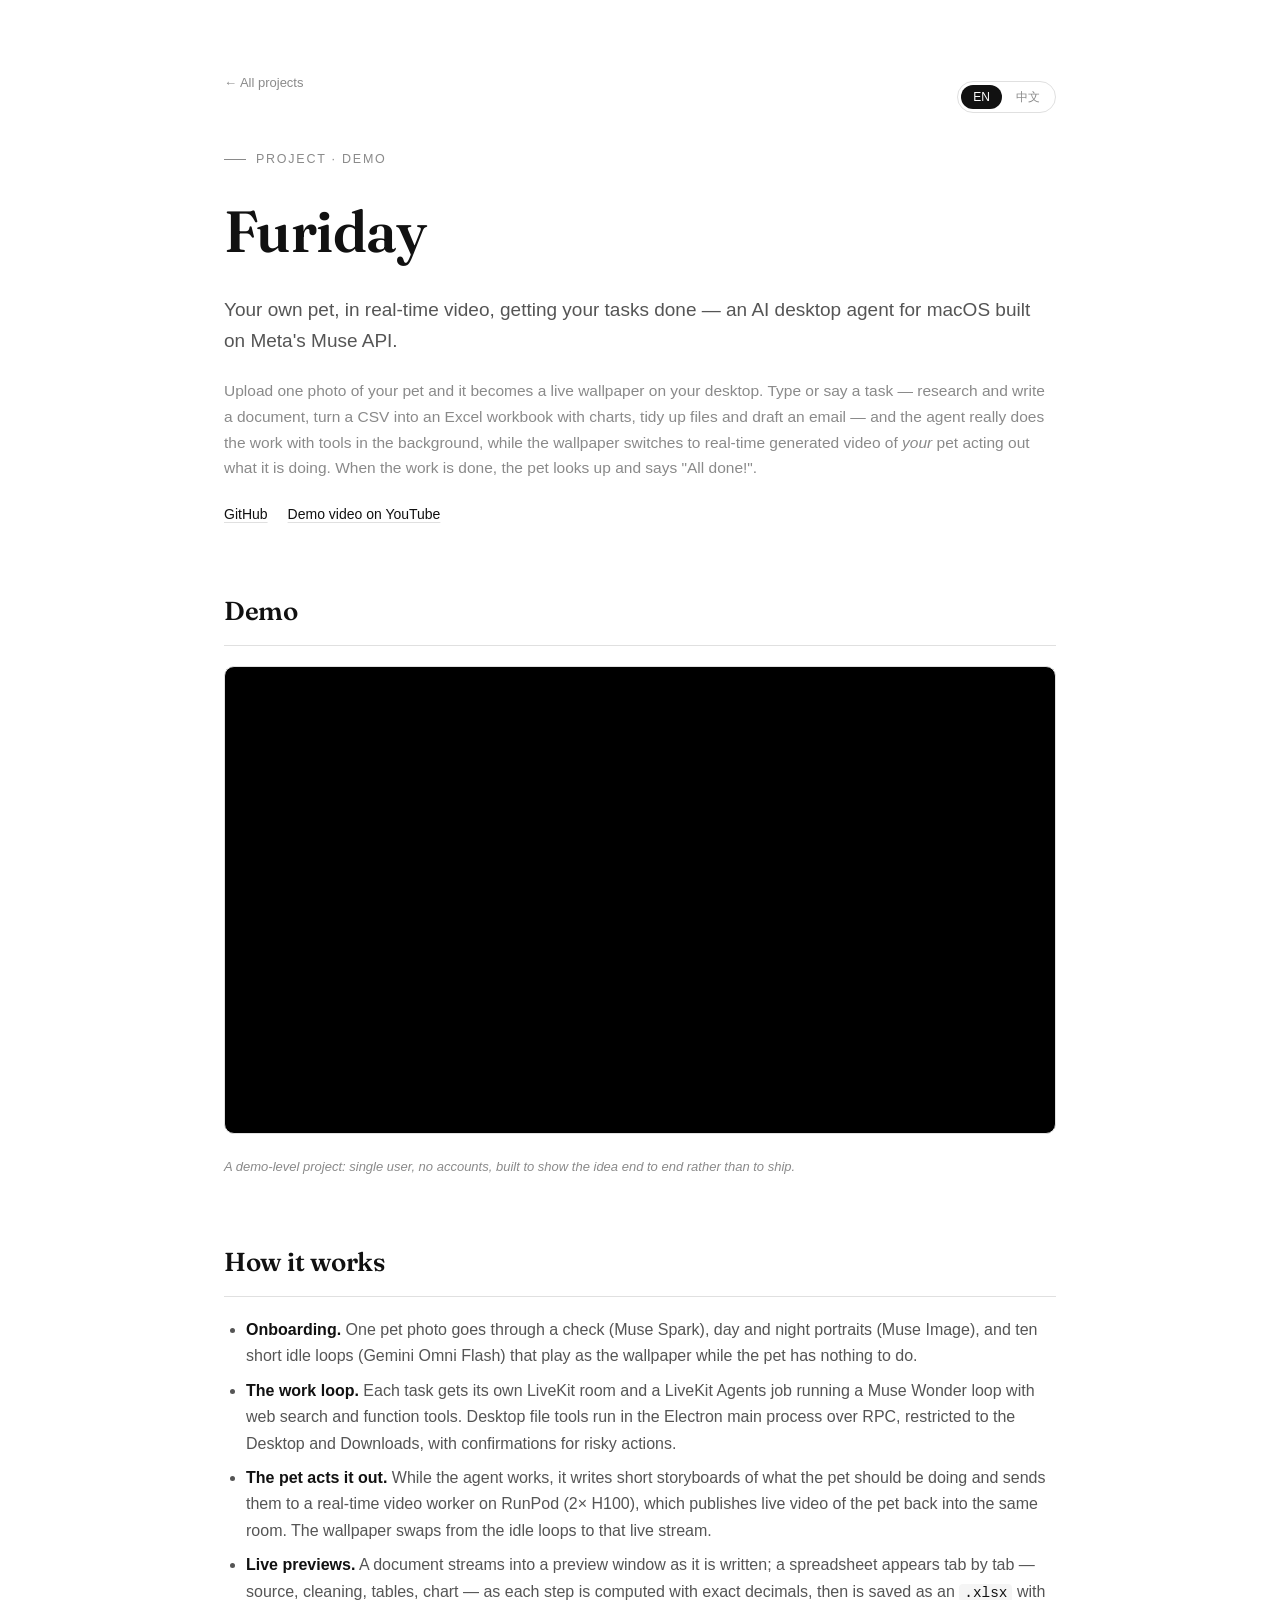
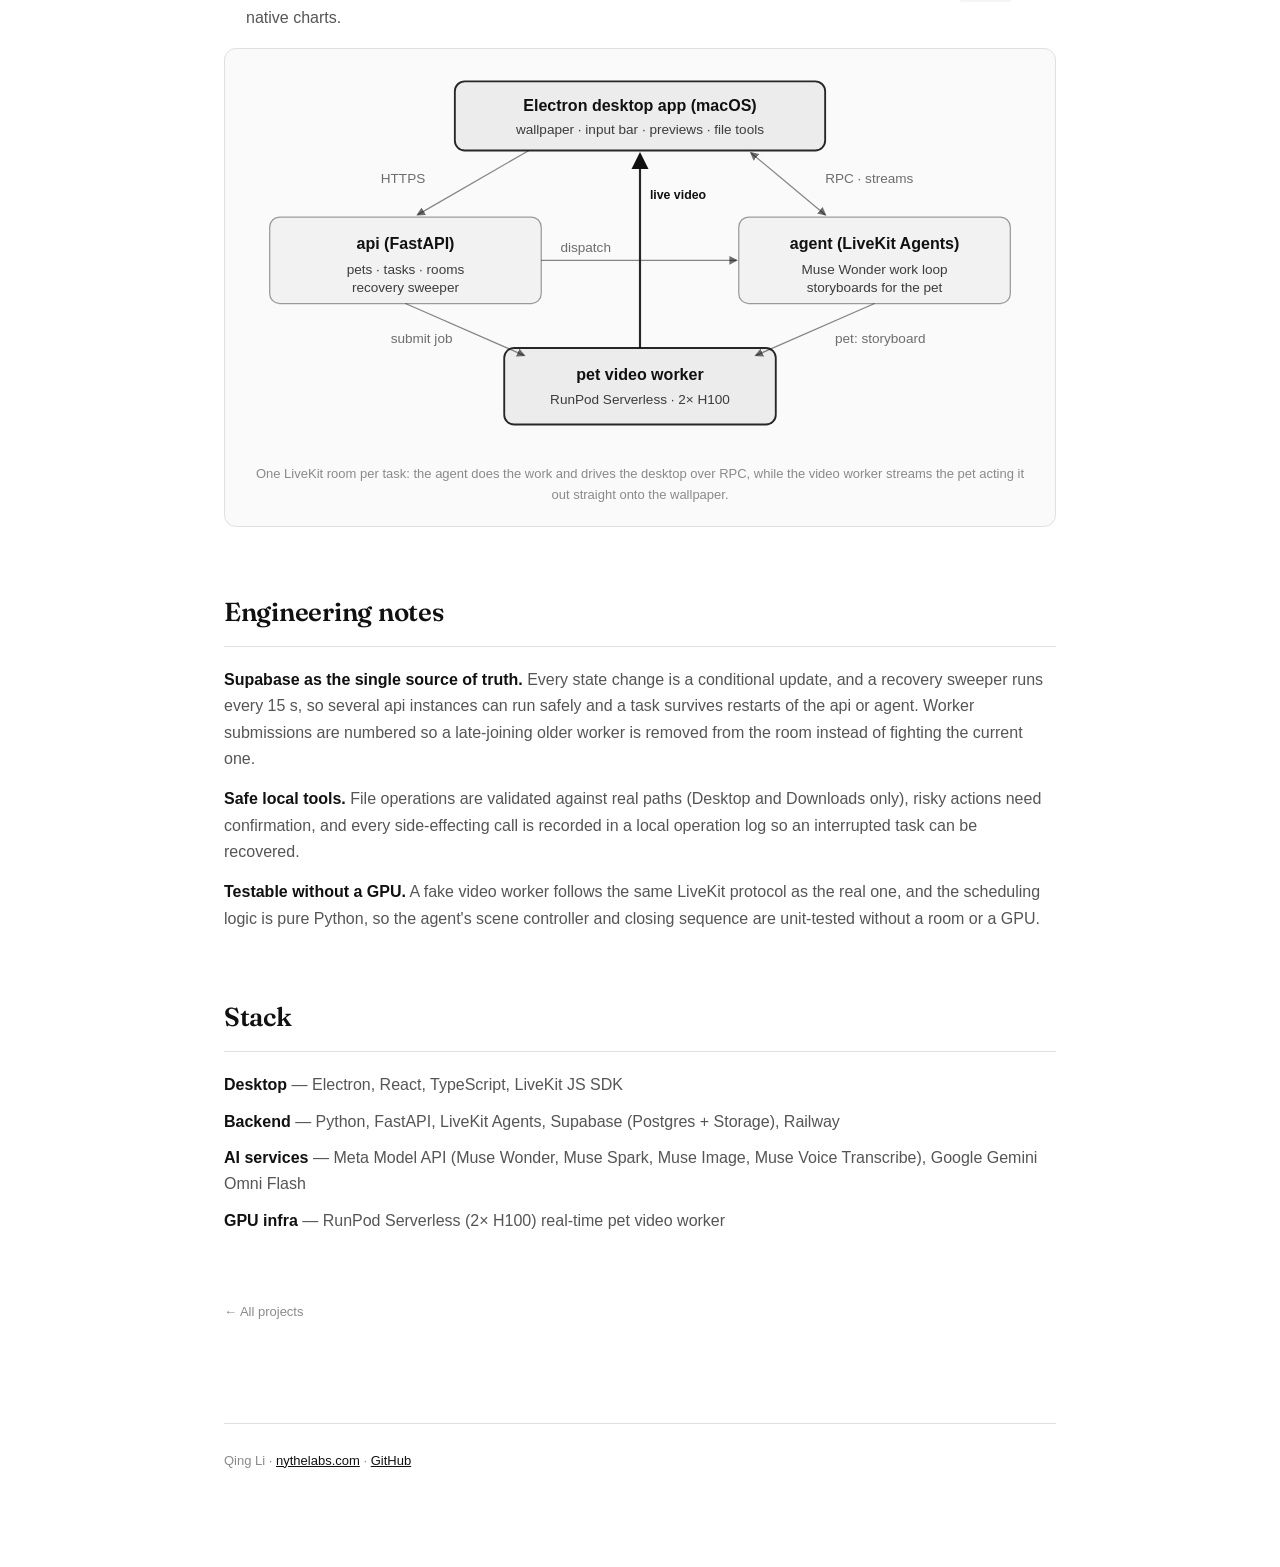
<file: projects/furiday.html>
<!doctype html>
<html lang="en">
<head>
<meta charset="UTF-8" />
<meta name="viewport" content="width=device-width, initial-scale=1" />
<script>
(function(){
  try{
    var s=localStorage.getItem('portfolio-lang');
    var l=(s==='en'||s==='zh')?s:(((navigator.language||'').toLowerCase().indexOf('zh')===0)?'zh':'en');
    document.documentElement.setAttribute('data-lang',l);
  }catch(e){document.documentElement.setAttribute('data-lang','en');}
})();
</script>
<title data-en="Furiday — Qing Li" data-zh="Furiday — Qing Li">Furiday — Qing Li</title>
<meta name="description"
      data-en="Furiday: your own pet, in real-time video, getting your tasks done — a demo AI desktop agent for macOS built on Meta's Muse API."
      data-zh="Furiday：让你自己的宠物以实时视频的形式帮你完成任务 — 一个基于 Meta Muse API 构建的 macOS AI 桌面智能体 Demo。"
      content="Furiday: your own pet, in real-time video, getting your tasks done — a demo AI desktop agent for macOS built on Meta's Muse API." />
<link rel="preconnect" href="https://fonts.googleapis.com" />
<link rel="preconnect" href="https://fonts.gstatic.com" crossorigin />
<link rel="stylesheet" href="https://fonts.googleapis.com/css2?family=Fraunces:opsz,wght@9..144,500;9..144,600;9..144,700&display=swap" />
<link rel="stylesheet" href="../assets/style.css" />
</head>
<body>
<div class="wrap">

  <div class="top-bar with-back">
    <a class="back-link" href="../index.html">
      <span data-i18n-lang="en">← All projects</span>
      <span data-i18n-lang="zh" hidden>← 返回全部项目</span>
    </a>
    <div class="lang-switch" role="group" aria-label="Language / 语言">
      <button type="button" class="lang-btn" data-lang-btn="en" aria-pressed="true">EN</button>
      <button type="button" class="lang-btn" data-lang-btn="zh" aria-pressed="false">中文</button>
    </div>
  </div>

  <header class="hero">
    <p class="eyebrow"><span data-i18n-lang="en">Project · Demo</span><span data-i18n-lang="zh" hidden>项目 · Demo</span></p>
    <div class="title-row">
      <h1>Furiday</h1>
    </div>
    <p class="tagline">
      <span data-i18n-lang="en">Your own pet, in real-time video, getting your tasks done — an AI desktop agent for macOS built on Meta's Muse API.</span>
      <span data-i18n-lang="zh" hidden>让你自己的宠物以实时视频的形式帮你把活干完 — 一个基于 Meta Muse API 构建的 macOS AI 桌面智能体。</span>
    </p>
    <p class="lede">
      <span data-i18n-lang="en">Upload one photo of your pet and it becomes a live wallpaper on your desktop. Type or say a task — research and write a document, turn a CSV into an Excel workbook with charts, tidy up files and draft an email — and the agent really does the work with tools in the background, while the wallpaper switches to real-time generated video of <em>your</em> pet acting out what it is doing. When the work is done, the pet looks up and says "All done!".</span>
      <span data-i18n-lang="zh" hidden>上传一张宠物照片，它就会变成你桌面上的动态壁纸。输入或说出一个任务 — 调研并撰写文档、把 CSV 整理成带图表的 Excel 工作簿、整理文件并起草邮件 — 智能体会在后台真正调用工具完成工作，同时壁纸切换为<em>你的</em>宠物的实时生成视频，演绎它此刻正在做的事。工作完成后，宠物会抬起头说一声 "All done!"。</span>
    </p>
    <div class="links">
      <a href="https://github.com/loliamserious/furiday">GitHub</a>
      <a href="https://youtu.be/miLys0U7unk">
        <span data-i18n-lang="en">Demo video on YouTube</span>
        <span data-i18n-lang="zh" hidden>YouTube 演示视频</span>
      </a>
    </div>
  </header>

  <section id="demo">
    <h2><span data-i18n-lang="en">Demo</span><span data-i18n-lang="zh" hidden>演示</span></h2>
    <div class="product-video">
      <iframe src="https://www.youtube-nocookie.com/embed/miLys0U7unk"
              title="Furiday demo video"
              loading="lazy"
              allow="accelerometer; autoplay; clipboard-write; encrypted-media; gyroscope; picture-in-picture; web-share"
              referrerpolicy="strict-origin-when-cross-origin"
              allowfullscreen></iframe>
    </div>
    <p class="note">
      <span data-i18n-lang="en">A demo-level project: single user, no accounts, built to show the idea end to end rather than to ship.</span>
      <span data-i18n-lang="zh" hidden>这是一个 Demo 级项目：单用户、无账号体系，目的是端到端地验证这个想法，而非正式上线的产品。</span>
    </p>
  </section>

  <section id="how">
    <h2><span data-i18n-lang="en">How it works</span><span data-i18n-lang="zh" hidden>工作原理</span></h2>
    <ul data-i18n-lang="en">
      <li><strong>Onboarding.</strong> One pet photo goes through a check (Muse Spark), day and night portraits (Muse Image), and ten short idle loops (Gemini Omni Flash) that play as the wallpaper while the pet has nothing to do.</li>
      <li><strong>The work loop.</strong> Each task gets its own LiveKit room and a LiveKit Agents job running a Muse Wonder loop with web search and function tools. Desktop file tools run in the Electron main process over RPC, restricted to the Desktop and Downloads, with confirmations for risky actions.</li>
      <li><strong>The pet acts it out.</strong> While the agent works, it writes short storyboards of what the pet should be doing and sends them to a real-time video worker on RunPod (2× H100), which publishes live video of the pet back into the same room. The wallpaper swaps from the idle loops to that live stream.</li>
      <li><strong>Live previews.</strong> A document streams into a preview window as it is written; a spreadsheet appears tab by tab — source, cleaning, tables, chart — as each step is computed with exact decimals, then is saved as an <code>.xlsx</code> with native charts.</li>
    </ul>
    <ul data-i18n-lang="zh" hidden>
      <li><strong>初始化。</strong>一张宠物照片依次经过照片校验（Muse Spark）、白天与夜晚两版肖像生成（Muse Image），以及十段短的待机循环动画（Gemini Omni Flash）；宠物空闲时，这些动画就作为桌面壁纸播放。</li>
      <li><strong>工作循环。</strong>每个任务都有独立的 LiveKit 房间和一个 LiveKit Agents 任务，运行带网页搜索与函数工具的 Muse Wonder 循环。桌面文件工具通过 RPC 在 Electron 主进程中执行，仅限访问桌面与下载文件夹，危险操作需要用户确认。</li>
      <li><strong>宠物实时演绎。</strong>智能体工作时，会为宠物写出简短的分镜，发送给运行在 RunPod（2× H100）上的实时视频工作进程，由它把宠物的实时视频发布回同一个房间，壁纸随即从待机循环切换为这段直播画面。</li>
      <li><strong>实时预览。</strong>文档在撰写过程中实时流入预览窗口；表格则随着每一步以精确小数计算，按标签页逐个呈现 — 原始数据、清洗、汇总表、图表 — 最终保存为带原生图表的 <code>.xlsx</code>。</li>
    </ul>

    <figure class="diagram-figure">
      <svg viewBox="0 0 640 300" role="img"
           data-i18n-attr="aria-label"
           data-en-aria-label="The Electron desktop app talks to a FastAPI api, which creates a LiveKit room per task, dispatches a LiveKit Agents worker running the Muse Wonder loop, and submits a job to a RunPod pet video worker; the agent calls desktop tools over RPC and sends storyboards to the worker, which streams live pet video back to the desktop wallpaper."
           data-zh-aria-label="Electron 桌面应用与 FastAPI 接口服务通信；接口服务为每个任务创建 LiveKit 房间，分发运行 Muse Wonder 循环的 LiveKit Agents 工作进程，并向 RunPod 宠物视频工作进程提交任务；智能体通过 RPC 调用桌面工具，并把分镜发送给视频工作进程，后者将宠物实时视频流回桌面壁纸。"
           aria-label="The Electron desktop app talks to a FastAPI api, which creates a LiveKit room per task, dispatches a LiveKit Agents worker running the Muse Wonder loop, and submits a job to a RunPod pet video worker; the agent calls desktop tools over RPC and sends storyboards to the worker, which streams live pet video back to the desktop wallpaper.">
        <defs>
          <marker id="arrow" viewBox="0 0 10 10" refX="8" refY="5" markerWidth="7" markerHeight="7" orient="auto-start-reverse">
            <path d="M0,0 L10,5 L0,10 z" fill="currentColor" opacity=".6"/>
          </marker>
          <marker id="arrow-accent" viewBox="0 0 10 10" refX="8" refY="5" markerWidth="8" markerHeight="8" orient="auto-start-reverse">
            <path d="M0,0 L10,5 L0,10 z" fill="currentColor"/>
          </marker>
        </defs>

        <!-- desktop -->
        <rect class="box accent" x="170" y="10" width="300" height="56" rx="8"/>
        <text x="320" y="34" text-anchor="middle" font-size="13" font-weight="600">Electron desktop app (macOS)</text>
        <text x="320" y="53" text-anchor="middle" font-size="11" opacity=".8">wallpaper · input bar · previews · file tools</text>

        <!-- desktop -> api -->
        <line class="flow-line" x1="230" y1="66" x2="140" y2="118" marker-end="url(#arrow)"/>
        <text class="label" x="110" y="92" font-size="11">HTTPS</text>

        <!-- api -->
        <rect class="box" x="20" y="120" width="220" height="70" rx="8"/>
        <text x="130" y="146" text-anchor="middle" font-size="13" font-weight="600">api (FastAPI)</text>
        <text x="130" y="166" text-anchor="middle" font-size="11" opacity=".8">pets · tasks · rooms</text>
        <text x="130" y="181" text-anchor="middle" font-size="11" opacity=".8">recovery sweeper</text>

        <!-- agent -->
        <rect class="box" x="400" y="120" width="220" height="70" rx="8"/>
        <text x="510" y="146" text-anchor="middle" font-size="13" font-weight="600">agent (LiveKit Agents)</text>
        <text x="510" y="166" text-anchor="middle" font-size="11" opacity=".8">Muse Wonder work loop</text>
        <text x="510" y="181" text-anchor="middle" font-size="11" opacity=".8">storyboards for the pet</text>

        <!-- api -> agent -->
        <line class="flow-line" x1="240" y1="155" x2="398" y2="155" marker-end="url(#arrow)"/>
        <text class="label" x="276" y="148" text-anchor="middle" font-size="11">dispatch</text>

        <!-- agent <-> desktop RPC -->
        <line class="flow-line" x1="470" y1="118" x2="410" y2="68" marker-end="url(#arrow)" marker-start="url(#arrow)"/>
        <text class="label" x="470" y="92" font-size="11">RPC · streams</text>

        <!-- worker -->
        <rect class="box accent" x="210" y="226" width="220" height="62" rx="8"/>
        <text x="320" y="252" text-anchor="middle" font-size="13" font-weight="600">pet video worker</text>
        <text x="320" y="271" text-anchor="middle" font-size="11" opacity=".8">RunPod Serverless · 2× H100</text>

        <!-- api -> worker -->
        <line class="flow-line" x1="130" y1="190" x2="226" y2="232" marker-end="url(#arrow)"/>
        <text class="label" x="118" y="222" font-size="11">submit job</text>

        <!-- agent -> worker -->
        <line class="flow-line" x1="510" y1="190" x2="414" y2="232" marker-end="url(#arrow)"/>
        <text class="label" x="478" y="222" font-size="11">pet: storyboard</text>

        <!-- worker -> desktop (live video) -->
        <path class="flow-line accent" d="M320,226 L320,70" marker-end="url(#arrow-accent)"/>
        <text x="328" y="105" font-size="10" font-weight="600">live video</text>
      </svg>
      <figcaption>
        <span data-i18n-lang="en">One LiveKit room per task: the agent does the work and drives the desktop over RPC, while the video worker streams the pet acting it out straight onto the wallpaper.</span>
        <span data-i18n-lang="zh" hidden>每个任务一个 LiveKit 房间：智能体负责干活，并通过 RPC 操作桌面；视频工作进程则把宠物演绎工作的画面直接推流到桌面壁纸上。</span>
      </figcaption>
    </figure>
  </section>

  <section id="notes">
    <h2><span data-i18n-lang="en">Engineering notes</span><span data-i18n-lang="zh" hidden>工程要点</span></h2>
    <p data-i18n-lang="en"><strong>Supabase as the single source of truth.</strong> Every state change is a conditional update, and a recovery sweeper runs every 15 s, so several api instances can run safely and a task survives restarts of the api or agent. Worker submissions are numbered so a late-joining older worker is removed from the room instead of fighting the current one.</p>
    <p data-i18n-lang="zh" hidden><strong>以 Supabase 作为唯一数据源。</strong>所有状态变更都是条件更新，再加上一个每 15 秒运行一次的恢复清扫器，因此可以安全地运行多个 api 实例，任务也能扛过 api 或 agent 的重启。视频工作进程的每次提交都有编号，迟到加入的旧工作进程会被移出房间，而不会与当前的工作进程互相争抢。</p>
    <p data-i18n-lang="en"><strong>Safe local tools.</strong> File operations are validated against real paths (Desktop and Downloads only), risky actions need confirmation, and every side-effecting call is recorded in a local operation log so an interrupted task can be recovered.</p>
    <p data-i18n-lang="zh" hidden><strong>安全的本地工具。</strong>文件操作会基于真实路径进行校验（仅限桌面与下载文件夹），危险操作需要确认，每一次带副作用的调用都会写入本地操作日志，以便恢复被中断的任务。</p>
    <p data-i18n-lang="en"><strong>Testable without a GPU.</strong> A fake video worker follows the same LiveKit protocol as the real one, and the scheduling logic is pure Python, so the agent's scene controller and closing sequence are unit-tested without a room or a GPU.</p>
    <p data-i18n-lang="zh" hidden><strong>无需 GPU 即可测试。</strong>一个假的视频工作进程遵循与真实进程相同的 LiveKit 协议，调度逻辑则是纯 Python 实现，因此智能体的场景控制器与收尾流程无需房间或 GPU 就能做单元测试。</p>
  </section>

  <section id="stack">
    <h2><span data-i18n-lang="en">Stack</span><span data-i18n-lang="zh" hidden>技术栈</span></h2>
    <p class="stack-row"><b><span data-i18n-lang="en">Desktop</span><span data-i18n-lang="zh" hidden>桌面端</span></b> — Electron, React, TypeScript, LiveKit JS SDK</p>
    <p class="stack-row"><b><span data-i18n-lang="en">Backend</span><span data-i18n-lang="zh" hidden>后端</span></b> — Python, FastAPI, LiveKit Agents, Supabase (Postgres + Storage), Railway</p>
    <p class="stack-row"><b><span data-i18n-lang="en">AI services</span><span data-i18n-lang="zh" hidden>AI 服务</span></b> — Meta Model API (Muse Wonder, Muse Spark, Muse Image, Muse Voice Transcribe), Google Gemini Omni Flash</p>
    <p class="stack-row"><b><span data-i18n-lang="en">GPU infra</span><span data-i18n-lang="zh" hidden>GPU 基础设施</span></b> — RunPod Serverless (2× H100) real-time pet video worker</p>
  </section>

  <a class="back-link" href="../index.html">
    <span data-i18n-lang="en">← All projects</span>
    <span data-i18n-lang="zh" hidden>← 返回全部项目</span>
  </a>

  <footer>
    Qing Li · <a href="https://nythelabs.com">nythelabs.com</a> · <a href="https://github.com/nythe-labs">GitHub</a>
  </footer>

</div>
<script src="../assets/i18n.js"></script>
</body>
</html>
</file>
<file: assets/style.css>
:root{
  --bg:#ffffff;
  --bg-elev:#fafafa;
  --bg-elev-2:#f2f2f2;
  --border:#e0e0e0;
  --text:#111111;
  --text-dim:#555555;
  --text-faint:#8a8a8a;
  --code-bg:#f5f5f5;
  --shadow:none;
  --max-w:880px;
  --font-display:"Fraunces","Iowan Old Style",Georgia,serif;
}
@media (prefers-color-scheme: dark){
  :root{
    --bg:#0a0a0a;
    --bg-elev:#141414;
    --bg-elev-2:#1c1c1c;
    --border:#2a2a2a;
    --text:#f2f2f2;
    --text-dim:#a8a8a8;
    --text-faint:#767676;
    --code-bg:#121212;
  }
}
*{box-sizing:border-box;}
html,body{margin:0;padding:0;}
body{
  background:var(--bg);
  color:var(--text);
  font-family:-apple-system,BlinkMacSystemFont,"Segoe UI",Helvetica,Arial,sans-serif;
  line-height:1.65;
  -webkit-font-smoothing:antialiased;
}
.wrap{max-width:var(--max-w);margin:0 auto;padding:72px 24px 96px;}
a{color:var(--text);}
::selection{background:var(--border);}

.eyebrow{
  color:var(--text-faint);
  font-size:12.5px;
  letter-spacing:.14em;
  text-transform:uppercase;
  margin:0 0 14px;
  display:flex;
  align-items:center;
  gap:10px;
}
.eyebrow::before{
  content:"";
  width:22px;height:1px;
  background:var(--text-faint);
  display:inline-block;
}
h1{
  font-family:var(--font-display);
  font-weight:600;
  font-size:clamp(38px,6vw,58px);
  margin:0 0 16px;
  letter-spacing:-.01em;
  color:var(--text);
}
.tagline{color:var(--text-dim);font-size:19px;max-width:100%;margin:0 0 22px;}
.lede{color:var(--text-faint);font-size:15.5px;line-height:1.65;max-width:100%;margin:0 0 22px;}
.links{display:flex;gap:20px;flex-wrap:wrap;font-size:14px;}
.links a{text-decoration:underline;text-decoration-color:var(--border);text-underline-offset:3px;}
.links a:hover{text-decoration-color:currentColor;}
.links{align-items:center;}
a.store-btn{
  display:inline-flex;align-items:center;gap:7px;
  padding:5px 12px 5px 10px;border-radius:8px;
  background:var(--text);color:var(--bg);
  text-decoration:none;line-height:1.15;
  transition:transform .15s ease,opacity .15s ease;
}
a.store-btn:hover{opacity:.88;transform:translateY(-1px);}
a.store-btn:focus-visible{outline:2px solid var(--text);outline-offset:3px;}
.store-btn svg{width:15px;height:18px;flex:none;}
.store-btn-text{display:flex;flex-direction:column;}
.store-btn-text small{font-size:9px;letter-spacing:.02em;opacity:.85;}
.store-btn-text strong{color:inherit;font-size:14px;font-weight:600;letter-spacing:-.01em;}
.note{color:var(--text-faint);font-size:13px;font-style:italic;margin-top:22px;}

section{margin:64px 0;}
h2{
  font-family:var(--font-display);
  font-weight:600;
  font-size:26px;
  letter-spacing:-.01em;
  margin:0 0 20px;
  padding-bottom:12px;
  border-bottom:1px solid var(--border);
  color:var(--text);
}
h3{font-family:var(--font-display);font-weight:600;font-size:18px;margin:30px 0 10px;color:var(--text);}
p{color:var(--text-dim);margin:0 0 14px;}
strong{color:var(--text);}

pre{
  background:var(--code-bg);
  border:1px solid var(--border);
  border-radius:10px;
  padding:18px;
  overflow-x:auto;
  font-size:12.5px;
  line-height:1.5;
  color:var(--text-dim);
}
code{font-family:ui-monospace,SFMono-Regular,Menlo,Consolas,monospace;}
p code, li code{background:var(--code-bg);padding:1px 5px;border-radius:4px;font-size:.9em;color:var(--text);}

ul{color:var(--text-dim);padding-left:22px;}
li{margin-bottom:8px;}

.stack-row{margin-bottom:10px;}
.stack-row b{color:var(--text);}

footer{margin-top:72px;padding-top:26px;border-top:1px solid var(--border);color:var(--text-faint);font-size:13px;}

/* ---- landing page: project grid ---- */
.project-grid{display:grid;grid-template-columns:1fr;gap:22px;}
.project-card{
  --text:#231a0d;
  --text-dim:#4d4025;
  --text-faint:#7c6a45;
  --border:#d9c8a0;
  position:relative;
  display:flex;
  align-items:stretch;
  border-radius:16px;
  overflow:hidden;
  text-decoration:none;
  color:var(--text);
  background:rgba(244, 232, 208, 0.55);
  box-shadow:0 1px 3px rgba(0,0,0,.12), 0 8px 24px -12px rgba(0,0,0,.25);
  transition:box-shadow .15s ease;
}
.project-card:hover{box-shadow:0 1px 3px rgba(0,0,0,.14), 0 12px 28px -10px rgba(0,0,0,.32);}
.project-card .thumb{
  order:2;
  position:relative;
  flex:0 0 40%;
  background:transparent;
  overflow:hidden;
  -webkit-mask-image:linear-gradient(to right, transparent, black 7%);
  mask-image:linear-gradient(to right, transparent, black 7%);
}
.project-card .thumb img.cover{width:100%;height:100%;object-fit:cover;display:block;}
@media (max-width:560px){
  .project-card{flex-direction:column;}
  .project-card .thumb{
    flex:none;aspect-ratio:16/10;order:1;
    -webkit-mask-image:linear-gradient(to bottom, transparent, black 7%);
    mask-image:linear-gradient(to bottom, transparent, black 7%);
  }
  .project-card .body{order:2;}
}
.project-card .body{
  order:1;
  flex:1;
  padding:24px;
  display:flex;
  flex-direction:column;
  justify-content:center;
}
.project-card .card-title-row{display:flex;align-items:center;gap:10px;margin-bottom:8px;}
.project-card .icon-badge{width:28px;height:28px;flex:none;}
.project-card .icon-badge img{width:100%;height:100%;object-fit:contain;display:block;}
.project-card h3{margin:0;font-size:19px;}
.project-card .card-link{color:inherit;text-decoration:none;}
.project-card .card-link::after{content:"";position:absolute;inset:0;z-index:1;}
.project-card:has(.card-link:focus-visible){outline:2px solid var(--text);outline-offset:3px;}
.project-card .card-link:focus-visible{outline:none;}
.project-card .store-btn{position:relative;z-index:2;align-self:flex-start;margin-top:16px;color:#fff;}
.project-card .store-btn.gh-btn{padding:7px 12px 7px 10px;}
.project-card .store-btn.gh-btn svg{width:16px;height:16px;}
.project-card .store-btn.gh-btn .store-btn-text strong{font-size:13px;}
.project-card p{margin:0;font-size:14px;color:var(--text-dim);}
.project-card .tags{margin-top:14px;display:flex;gap:6px;flex-wrap:wrap;}
.project-card .tags span{
  font-size:11px;
  color:var(--text-faint);
  border:1px solid var(--border);
  border-radius:999px;
  padding:3px 9px;
}
/* per-project card themes: Arcadia uses the base warm-paper palette above */
.project-card.card-furiday{
  --text:#eeedf7;
  --text-dim:#bdbccf;
  --text-faint:#8f8ea8;
  --border:#3b3d55;
  background:linear-gradient(135deg,#1f202c 0%,#2a2b3c 55%,#35374e 100%);
  box-shadow:0 1px 3px rgba(0,0,0,.2), 0 10px 28px -12px rgba(16,16,26,.55);
}
.project-card.card-furiday:hover{box-shadow:0 1px 3px rgba(0,0,0,.22), 0 14px 32px -10px rgba(16,16,26,.65);}
.project-card.card-furiday .thumb{
  order:1;
  flex-basis:52%;
  background:#1f202c;
  aspect-ratio:1536/1024;
  -webkit-mask-image:linear-gradient(to left, transparent, black 7%);
  mask-image:linear-gradient(to left, transparent, black 7%);
}
.project-card.card-furiday .body{order:2;}
/* thumb is at least the image's natural height; if the card body is taller, the image fills the full card height, cropping evenly from both sides */
.project-card.card-furiday .thumb img.cover{position:absolute;inset:0;object-fit:cover;object-position:center;}
.project-card.card-furiday .tags span{border-color:rgba(150,132,245,.45);color:#b9aefc;}
.project-card.card-furiday .store-btn{background:#eeedf7;color:#1f202c;}
@media (max-width:560px){
  .project-card.card-furiday .thumb{
    -webkit-mask-image:linear-gradient(to top, transparent, black 7%);
    mask-image:linear-gradient(to top, transparent, black 7%);
  }
}

.project-card.placeholder{
  display:flex;
  align-items:center;
  justify-content:center;
  min-height:160px;
  color:var(--text-faint);
  font-size:13px;
  border-style:dashed;
  background:transparent;
}
.project-card.placeholder:hover{border-color:var(--border);}

/* ---- project detail page ---- */
.back-link{display:inline-block;margin-bottom:28px;font-size:13px;color:var(--text-faint);text-decoration:none;}
.back-link:hover{color:var(--text);}

.title-row{display:flex;align-items:center;gap:16px;margin-bottom:14px;}
.title-row .app-icon{width:52px;height:52px;flex:none;}
.title-row .app-icon img{width:100%;height:100%;object-fit:contain;display:block;}
.title-row h1{margin:0;}

.video-grid{display:flex;flex-wrap:wrap;justify-content:center;gap:18px;}
.video-box{
  width:260px;
  aspect-ratio:720/1566;
  border-radius:10px;
  border:1px solid var(--border);
  background:#000;
  overflow:hidden;
}
.video-box video{width:100%;height:100%;object-fit:cover;display:block;}
.product-video{
  aspect-ratio:16/9;
  border-radius:10px;
  border:1px solid var(--border);
  background:#000;
  overflow:hidden;
}
.product-video video{width:100%;height:100%;object-fit:contain;display:block;}
.product-video iframe{width:100%;height:100%;border:0;display:block;}
figcaption{color:var(--text-faint);font-size:13px;margin-top:10px;text-align:center;}
figure{margin:0;}

.shot-grid{display:grid;grid-template-columns:repeat(auto-fit,minmax(200px,1fr));gap:14px;}
.shot-grid img{width:100%;display:block;border-radius:10px;border:1px solid var(--border);}
.shot-placeholder{
  border:1px dashed var(--border);
  border-radius:10px;
  padding:40px 16px;
  text-align:center;
  color:var(--text-faint);
  font-size:13px;
}

.muted-block{
  margin-top:28px;
  border:1px solid var(--border);
  border-radius:10px;
  padding:0 18px;
  color:var(--text-faint);
  font-size:13.5px;
}
.muted-block summary{
  cursor:pointer;
  padding:14px 0;
  font-size:14px;
  color:var(--text-dim);
}
.muted-block summary:hover{color:var(--text);}
.muted-block[open] summary{border-bottom:1px solid var(--border);margin-bottom:6px;}
.muted-block p{margin:12px 0;}
.muted-block strong{color:var(--text-dim);}
.muted-block .muted-intro{font-style:italic;}

.diagram-figure{
  background:var(--bg-elev);
  border:1px solid var(--border);
  border-radius:12px;
  padding:20px;
}
.diagram-figure svg{max-width:100%;height:auto;display:block;margin:0 auto;}
.diagram-figure text{fill:currentColor;}
.diagram-figure .box{fill:currentColor;fill-opacity:.03;stroke:currentColor;stroke-opacity:.4;stroke-width:1;}
.diagram-figure .box.accent{stroke-opacity:.9;stroke-width:1.5;fill-opacity:.06;}
.diagram-figure .flow-line{stroke:currentColor;stroke-opacity:.5;fill:none;stroke-width:1;}
.diagram-figure .flow-line.accent{stroke-opacity:.9;stroke-width:1.75;}
.diagram-figure .label{fill:currentColor;opacity:.6;}
.diagram-figure figcaption{padding:14px 4px 0;}

/* ---- i18n ---- */
html[data-lang="en"] [data-i18n-lang="zh"]{display:none;}
html[data-lang="zh"] [data-i18n-lang="en"]{display:none;}
html:not([data-lang]) [data-i18n-lang="zh"]{display:none;}

.top-bar{display:flex;align-items:center;justify-content:flex-end;margin-bottom:28px;}
.top-bar.with-back{justify-content:space-between;}

.lang-switch{display:inline-flex;border:1px solid var(--border);border-radius:999px;padding:3px;gap:2px;flex:none;}
.lang-btn{
  border:none;
  background:transparent;
  color:var(--text-faint);
  font:inherit;
  font-size:12px;
  line-height:1;
  padding:6px 12px;
  border-radius:999px;
  cursor:pointer;
}
.lang-btn:hover{color:var(--text);}
.lang-btn[aria-pressed="true"]{background:var(--text);color:var(--bg);}
</file>
